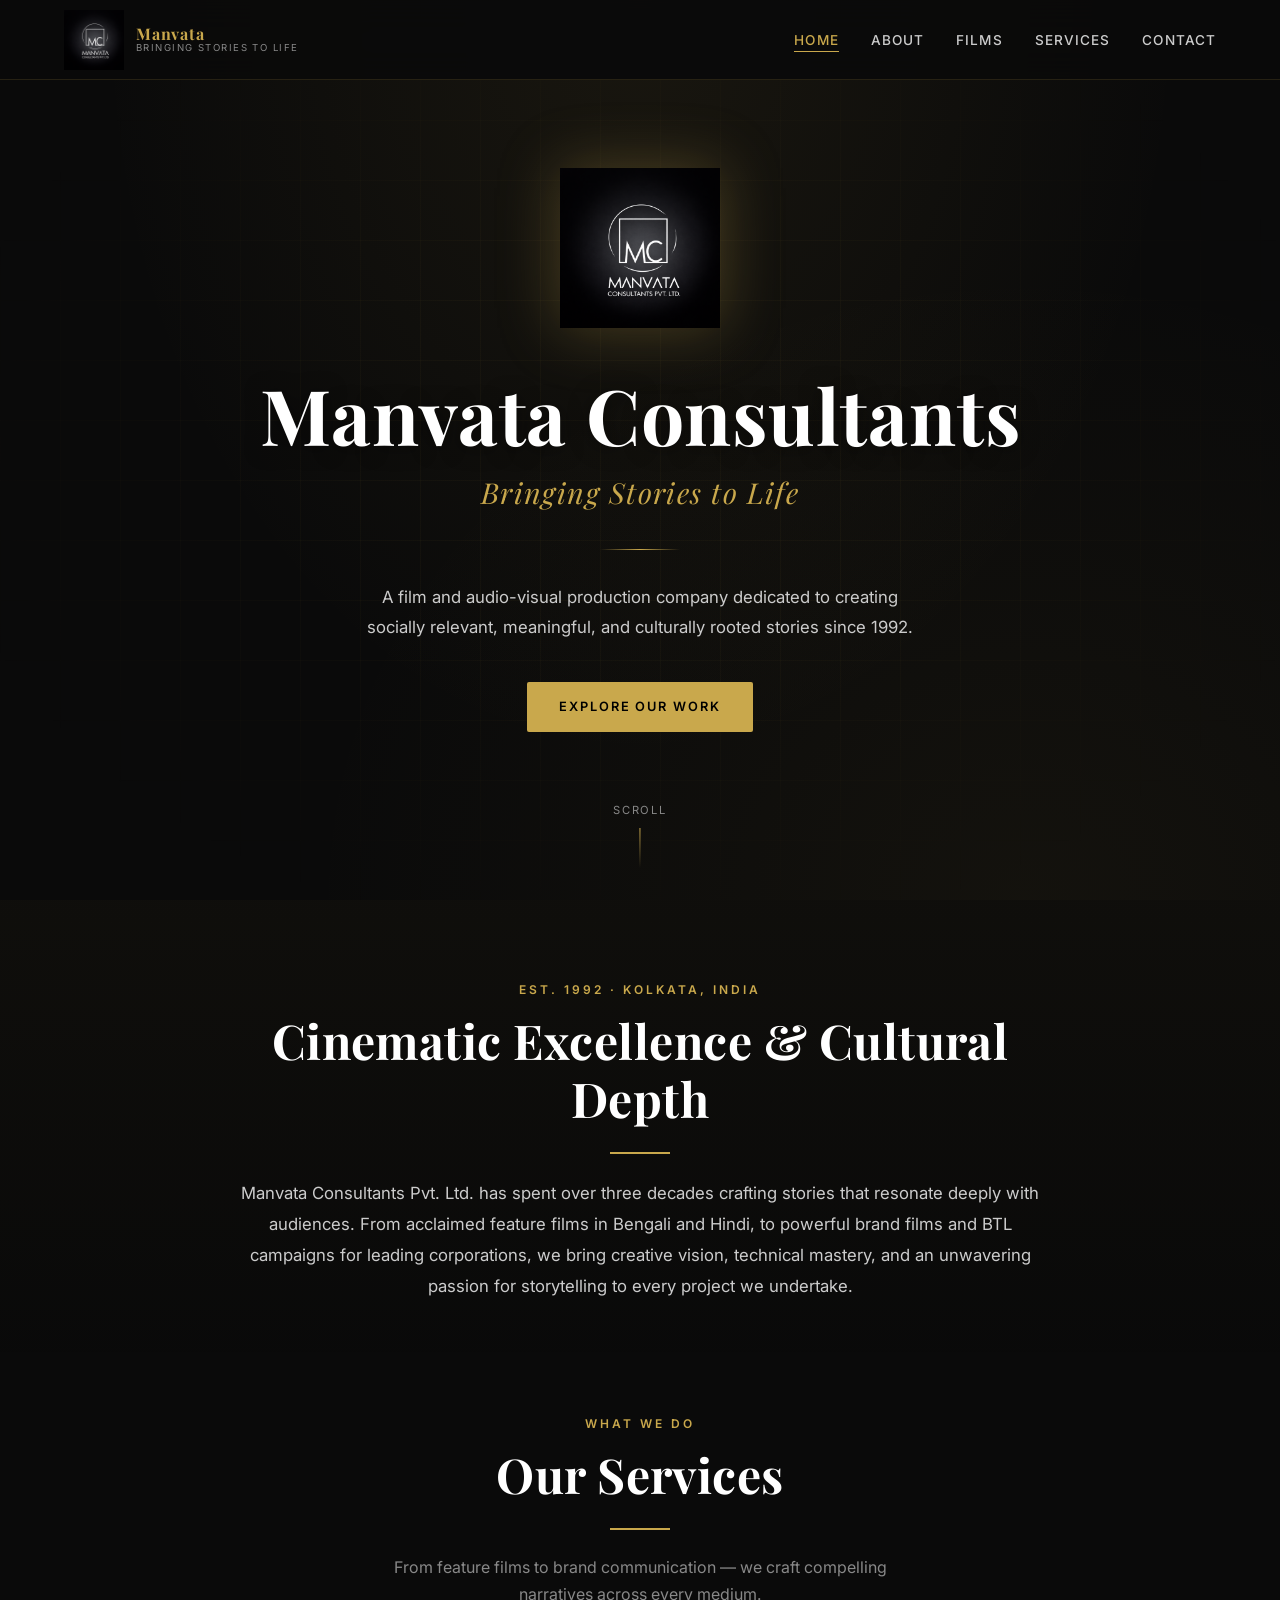
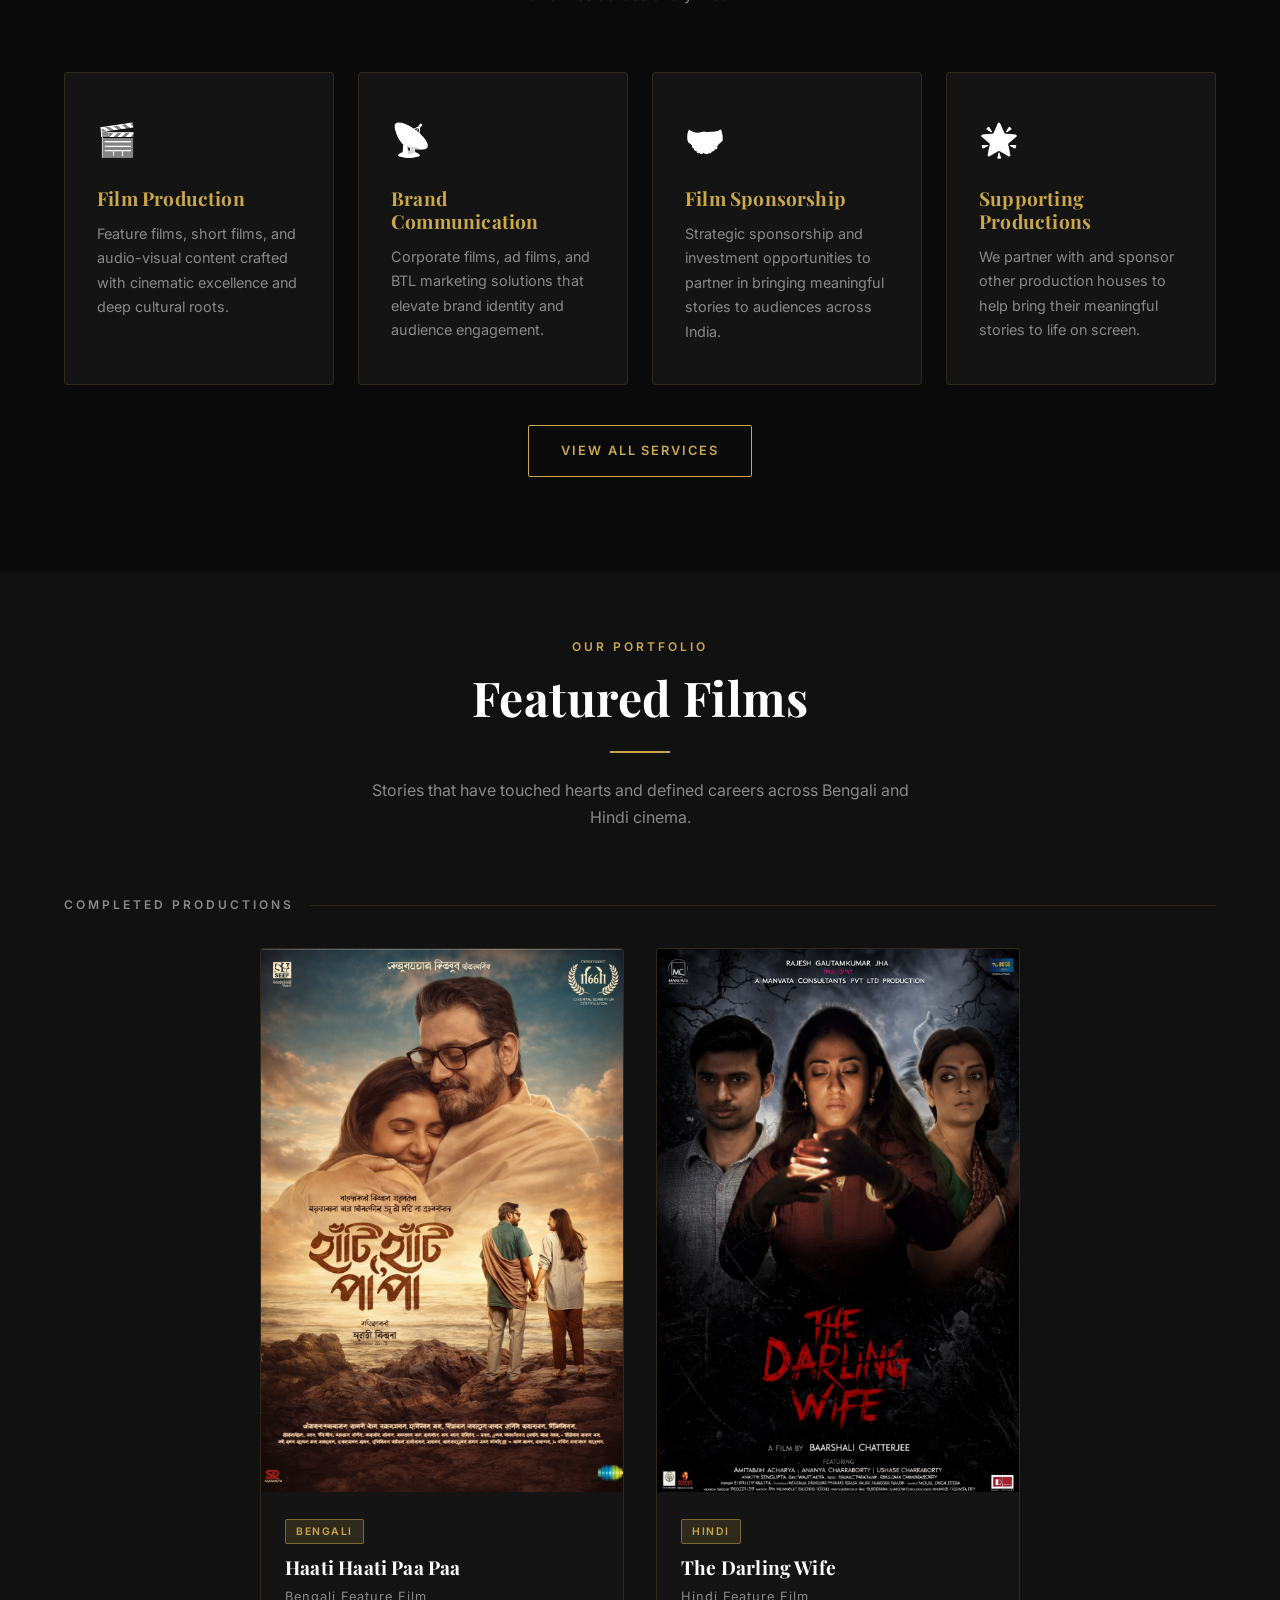
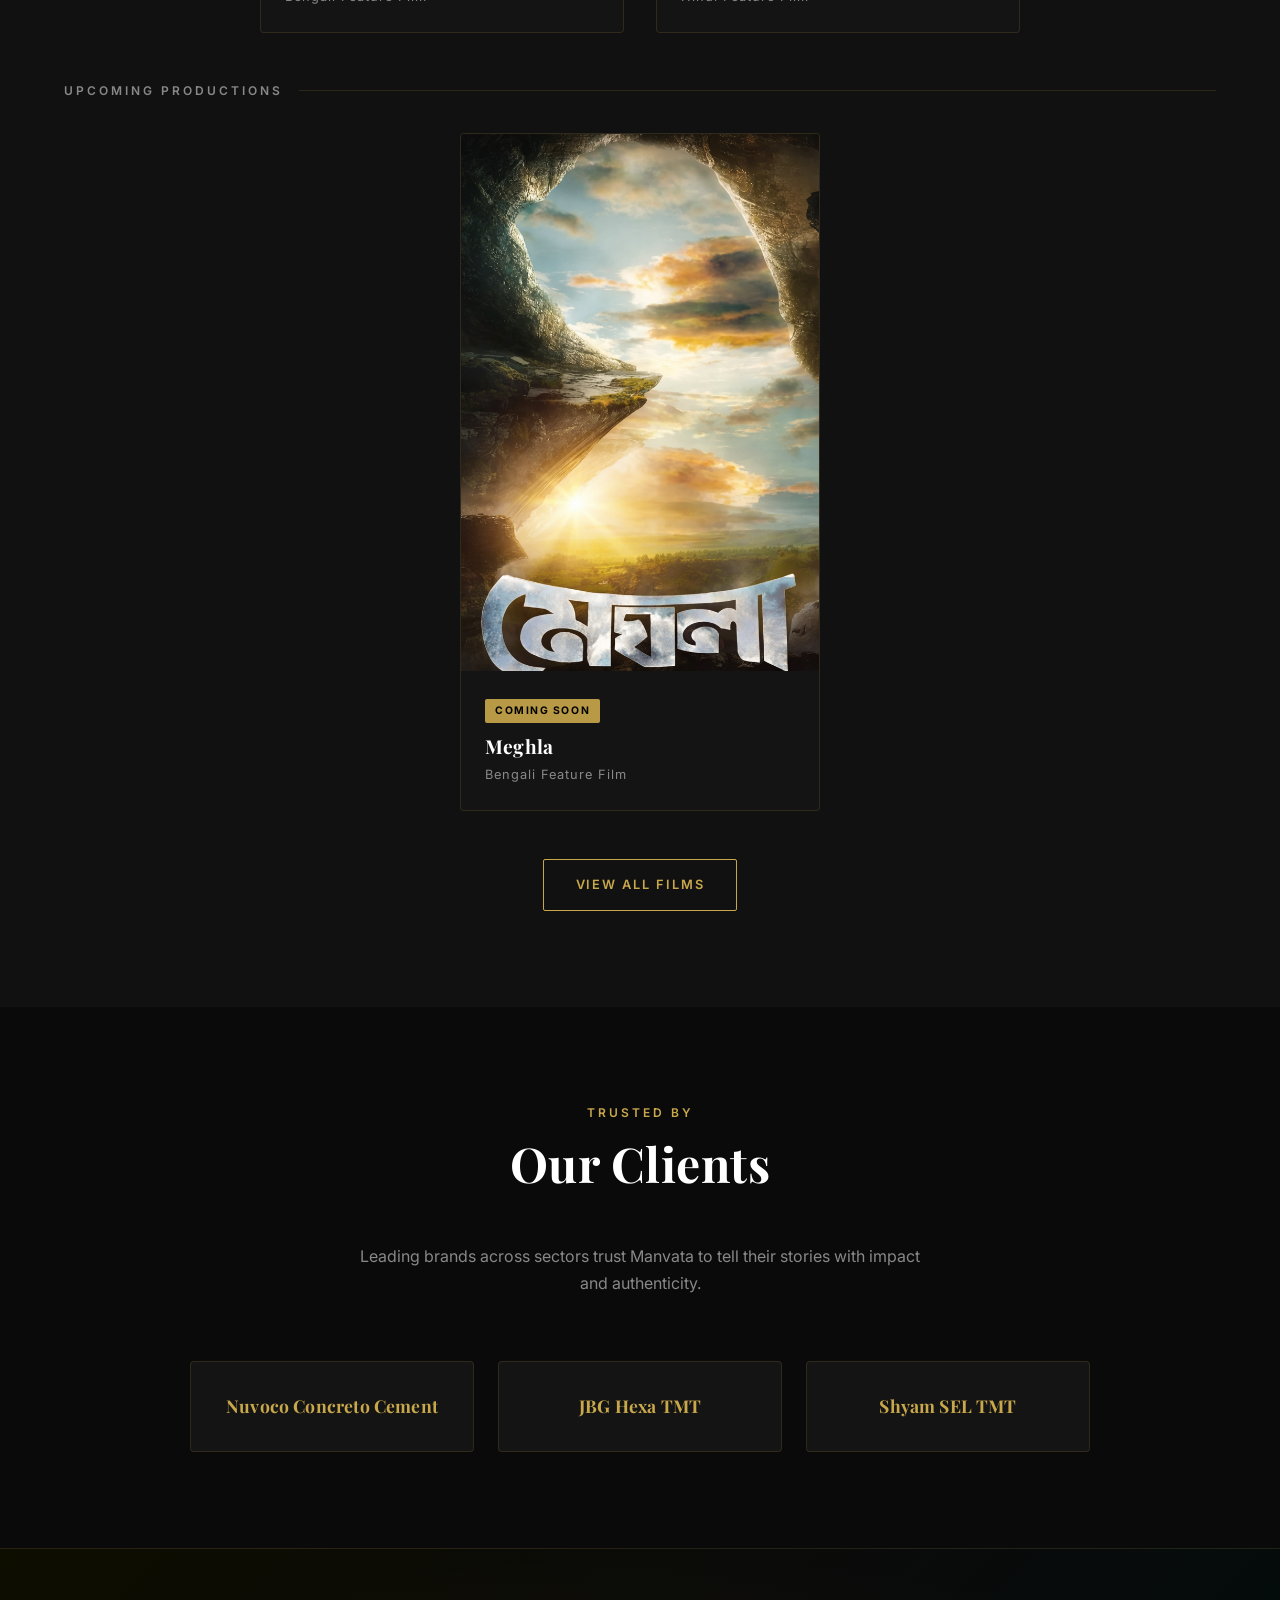
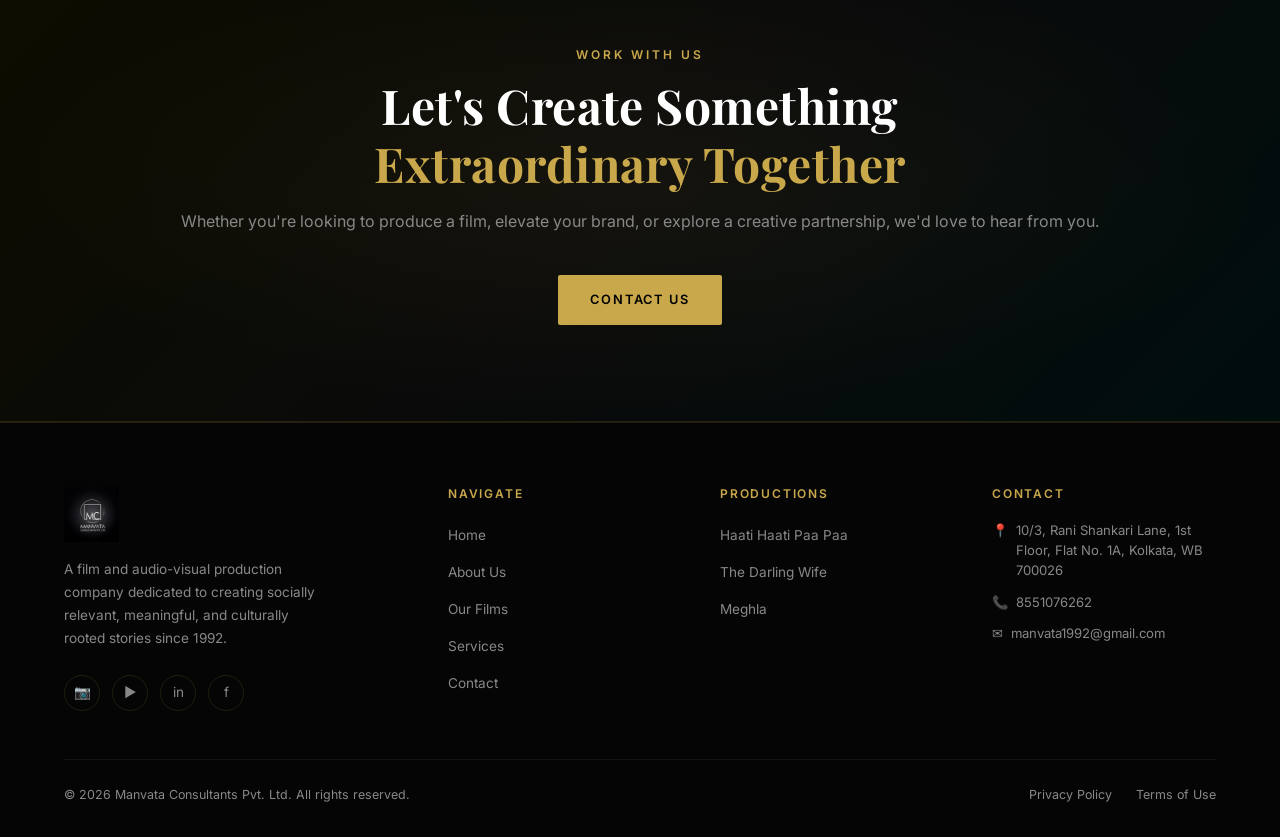
<file: index.html>
<!DOCTYPE html>
<html lang="en">
<head>
  <meta charset="UTF-8" />
  <meta name="viewport" content="width=device-width, initial-scale=1.0" />
  <title>Manvata Consultants Pvt. Ltd. — Bringing Stories to Life</title>
  <meta name="description" content="Manvata Consultants Pvt. Ltd. is a film and audio-visual production company dedicated to creating socially relevant, meaningful, and culturally rooted stories." />
  <link rel="icon" type="image/png" href="manvata-logo.png">
  <link rel="preconnect" href="https://fonts.googleapis.com" />
  <link rel="preconnect" href="https://fonts.gstatic.com" crossorigin />
  <link href="https://fonts.googleapis.com/css2?family=Playfair+Display:ital,wght@0,400;0,600;0,700;1,400;1,600&family=Inter:wght@300;400;500;600&display=swap" rel="stylesheet" />
  <link rel="stylesheet" href="styles.css" />
</head>
<body>

  <!-- NAVIGATION -->
  <nav class="navbar" id="navbar">
    <a href="index.html" class="nav-logo">
      <img src="manvata-logo.png" alt="Manvata Consultants Logo" />
      <div class="nav-logo-text">
        <span class="nav-logo-name">Manvata</span>
        <span class="nav-logo-tagline">Bringing Stories to Life</span>
      </div>
    </a>
    <ul class="nav-links">
      <li><a href="index.html">Home</a></li>
      <li><a href="about.html">About</a></li>
      <li><a href="films.html">Films</a></li>
      <li><a href="services.html">Services</a></li>
      <li><a href="contact.html">Contact</a></li>
    </ul>
    <button class="mobile-menu-btn" id="menuBtn">MENU &#9776;</button>
  </nav>

  <!-- MOBILE MENU -->
  <div class="mobile-menu">
    <a href="index.html">Home</a>
    <a href="about.html">About</a>
    <a href="films.html">Films</a>
    <a href="services.html">Services</a>
    <a href="contact.html">Contact</a>
  </div>

  <main>

    <!-- HERO SECTION -->
    <section class="hero">
      <div class="hero-bg"></div>
      <div class="hero-grid"></div>
      <div class="hero-content">
        <img src="manvata-logo.png" alt="Manvata Consultants" class="hero-logo" />
        <h1 class="hero-title">Manvata Consultants</h1>
        <p class="hero-tagline">Bringing Stories to Life</p>
        <div class="hero-divider"></div>
        <p class="hero-description">
          A film and audio-visual production company dedicated to creating socially relevant,
          meaningful, and culturally rooted stories since 1992.
        </p>
        <a href="films.html" class="btn btn-gold">Explore Our Work</a>
      </div>
      <div class="hero-scroll-hint">Scroll</div>
    </section>

    <!-- COMPANY INTRO -->
    <section class="intro-section">
      <div class="intro-content">
        <span class="section-label reveal">Est. 1992 · Kolkata, India</span>
        <h2 class="reveal">Cinematic Excellence &amp; Cultural Depth</h2>
        <div class="gold-line reveal"></div>
        <p class="reveal">
          Manvata Consultants Pvt. Ltd. has spent over three decades crafting stories that resonate deeply with audiences.
          From acclaimed feature films in Bengali and Hindi, to powerful brand films and BTL campaigns for leading corporations,
          we bring creative vision, technical mastery, and an unwavering passion for storytelling to every project we undertake.
        </p>
      </div>
    </section>

    <!-- SERVICES OVERVIEW -->
    <section class="section" style="padding-top: 2rem;">
      <div class="section-inner">
        <div class="section-header">
          <span class="section-label reveal">What We Do</span>
          <h2 class="reveal">Our Services</h2>
          <div class="gold-line reveal"></div>
          <p class="reveal">From feature films to brand communication — we craft compelling narratives across every medium.</p>
        </div>
        <div class="services-grid">
          <div class="service-card reveal reveal-delay-1">
            <span class="service-icon">🎬</span>
            <h3>Film Production</h3>
            <p>Feature films, short films, and audio-visual content crafted with cinematic excellence and deep cultural roots.</p>
          </div>
          <div class="service-card reveal reveal-delay-2">
            <span class="service-icon">📡</span>
            <h3>Brand Communication</h3>
            <p>Corporate films, ad films, and BTL marketing solutions that elevate brand identity and audience engagement.</p>
          </div>
          <div class="service-card reveal reveal-delay-3">
            <span class="service-icon">🤝</span>
            <h3>Film Sponsorship</h3>
            <p>Strategic sponsorship and investment opportunities to partner in bringing meaningful stories to audiences across India.</p>
          </div>
          <div class="service-card reveal reveal-delay-4">
            <span class="service-icon">🌟</span>
            <h3>Supporting Productions</h3>
            <p>We partner with and sponsor other production houses to help bring their meaningful stories to life on screen.</p>
          </div>
        </div>
        <div class="text-center" style="margin-top: 2.5rem;">
          <a href="services.html" class="btn btn-outline reveal">View All Services</a>
        </div>
      </div>
    </section>

    <!-- FEATURED FILMS -->
    <section class="section" style="background: var(--bg-secondary); padding-top: 4rem;">
      <div class="section-inner">
        <div class="section-header">
          <span class="section-label reveal">Our Portfolio</span>
          <h2 class="reveal">Featured Films</h2>
          <div class="gold-line reveal"></div>
          <p class="reveal">Stories that have touched hearts and defined careers across Bengali and Hindi cinema.</p>
        </div>

        <p class="subsection-title reveal">Completed Productions</p>
        <div class="films-grid" style="max-width: 760px; margin: 0 auto 3rem;">
          <div class="film-card reveal reveal-delay-1">
            <div class="film-poster">
              <img src="haati-haati-paa-paa.png" alt="Haati Haati Paa Paa" loading="lazy" style="object-fit: cover; width: 100%; height: 100%;" />
              <div class="film-overlay">
                <p class="film-overlay-text">A heartwarming Bengali feature film that touches the soul with its emotional storytelling and cultural depth.</p>
              </div>
            </div>
            <div class="film-info">
              <span class="film-badge badge-language">Bengali</span>
              <h3>Haati Haati Paa Paa</h3>
              <p class="film-genre">Bengali Feature Film</p>
            </div>
          </div>
          <div class="film-card reveal reveal-delay-2">
            <div class="film-poster">
              <img src="the-darling-wife.png" alt="The Darling Wife" loading="lazy" style="object-fit: cover; width: 100%; height: 100%;" />
              <div class="film-overlay">
                <p class="film-overlay-text">A gripping Hindi thriller that keeps audiences on the edge with its dark and suspenseful narrative.</p>
              </div>
            </div>
            <div class="film-info">
              <span class="film-badge badge-language">Hindi</span>
              <h3>The Darling Wife</h3>
              <p class="film-genre">Hindi Feature Film</p>
            </div>
          </div>
        </div>

        <p class="subsection-title reveal">Upcoming Productions</p>
        <div class="films-grid" style="max-width: 360px; margin: 0 auto;">
          <div class="film-card reveal reveal-delay-1">
            <div class="film-poster">
              <img src="meghla.png" alt="Meghla" loading="lazy" style="object-fit: cover; width: 100%; height: 100%;" />
              <div class="film-overlay">
                <p class="film-overlay-text">An epic Bengali cinematic experience with breathtaking visuals and a powerful story.</p>
              </div>
            </div>
            <div class="film-info">
              <span class="film-badge badge-coming-soon">Coming Soon</span>
              <h3>Meghla</h3>
              <p class="film-genre">Bengali Feature Film</p>
            </div>
          </div>
        </div>

        <div class="text-center" style="margin-top: 3rem;">
          <a href="films.html" class="btn btn-outline reveal">View All Films</a>
        </div>
      </div>
    </section>

    <!-- CLIENTS SECTION -->
    <section class="section">
      <div class="section-inner">
        <div class="section-header">
          <span class="section-label reveal">Trusted By</span>
          <h2 class="reveal">Our Clients</h2>
          <div class="gold-line reveal"></div>
          <p class="reveal">Leading brands across sectors trust Manvata to tell their stories with impact and authenticity.</p>
        </div>
        <div class="clients-grid">
          <div class="client-card reveal reveal-delay-1">
            <h3>Nuvoco Concreto Cement</h3>
          </div>
          <div class="client-card reveal reveal-delay-2">
            <h3>JBG Hexa TMT</h3>
          </div>
          <div class="client-card reveal reveal-delay-3">
            <h3>Shyam SEL TMT</h3>
          </div>
        </div>
      </div>
    </section>

    <!-- CTA SECTION -->
    <section class="cta-section">
      <div class="section-inner">
        <span class="section-label reveal">Work With Us</span>
        <h2 class="reveal">Let's Create Something<br /><span class="gold-text">Extraordinary Together</span></h2>
        <p class="reveal">Whether you're looking to produce a film, elevate your brand, or explore a creative partnership, we'd love to hear from you.</p>
        <a href="contact.html" class="btn btn-gold reveal">Contact Us</a>
      </div>
    </section>

  </main>

  <!-- FOOTER -->
  <footer class="footer">
    <div class="footer-grid">
      <div class="footer-brand">
        <img src="manvata-logo.png" alt="Manvata Consultants" class="footer-logo" />
        <p>A film and audio-visual production company dedicated to creating socially relevant, meaningful, and culturally rooted stories since 1992.</p>
        <div class="social-links">
          <a href="#" class="social-link" aria-label="Instagram">&#x1F4F7;</a>
          <a href="#" class="social-link" aria-label="YouTube">&#x25B6;</a>
          <a href="#" class="social-link" aria-label="LinkedIn">in</a>
          <a href="#" class="social-link" aria-label="Facebook">f</a>
        </div>
      </div>
      <div class="footer-col">
        <h4>Navigate</h4>
        <ul>
          <li><a href="index.html">Home</a></li>
          <li><a href="about.html">About Us</a></li>
          <li><a href="films.html">Our Films</a></li>
          <li><a href="services.html">Services</a></li>
          <li><a href="contact.html">Contact</a></li>
        </ul>
      </div>
      <div class="footer-col">
        <h4>Productions</h4>
        <ul>
          <li><a href="films.html">Haati Haati Paa Paa</a></li>
          <li><a href="films.html">The Darling Wife</a></li>
          <li><a href="films.html">Meghla</a></li>
        </ul>
      </div>
      <div class="footer-col">
        <h4>Contact</h4>
        <div class="contact-line">
          <span>&#x1F4CD;</span>
          <span>10/3, Rani Shankari Lane, 1st Floor, Flat No. 1A, Kolkata, WB 700026</span>
        </div>
        <div class="contact-line">
          <span>&#x1F4DE;</span>
          <span>8551076262</span>
        </div>
        <div class="contact-line">
          <span>&#x2709;</span>
          <span>manvata1992@gmail.com</span>
        </div>
      </div>
    </div>
    <div class="footer-bottom">
      <p>&copy; 2026 Manvata Consultants Pvt. Ltd. All rights reserved.</p>
      <div class="footer-bottom-links">
        <a href="#">Privacy Policy</a>
        <a href="#">Terms of Use</a>
      </div>
    </div>
  </footer>

  <script src="script.js"></script>
</body>
</html>
</file>
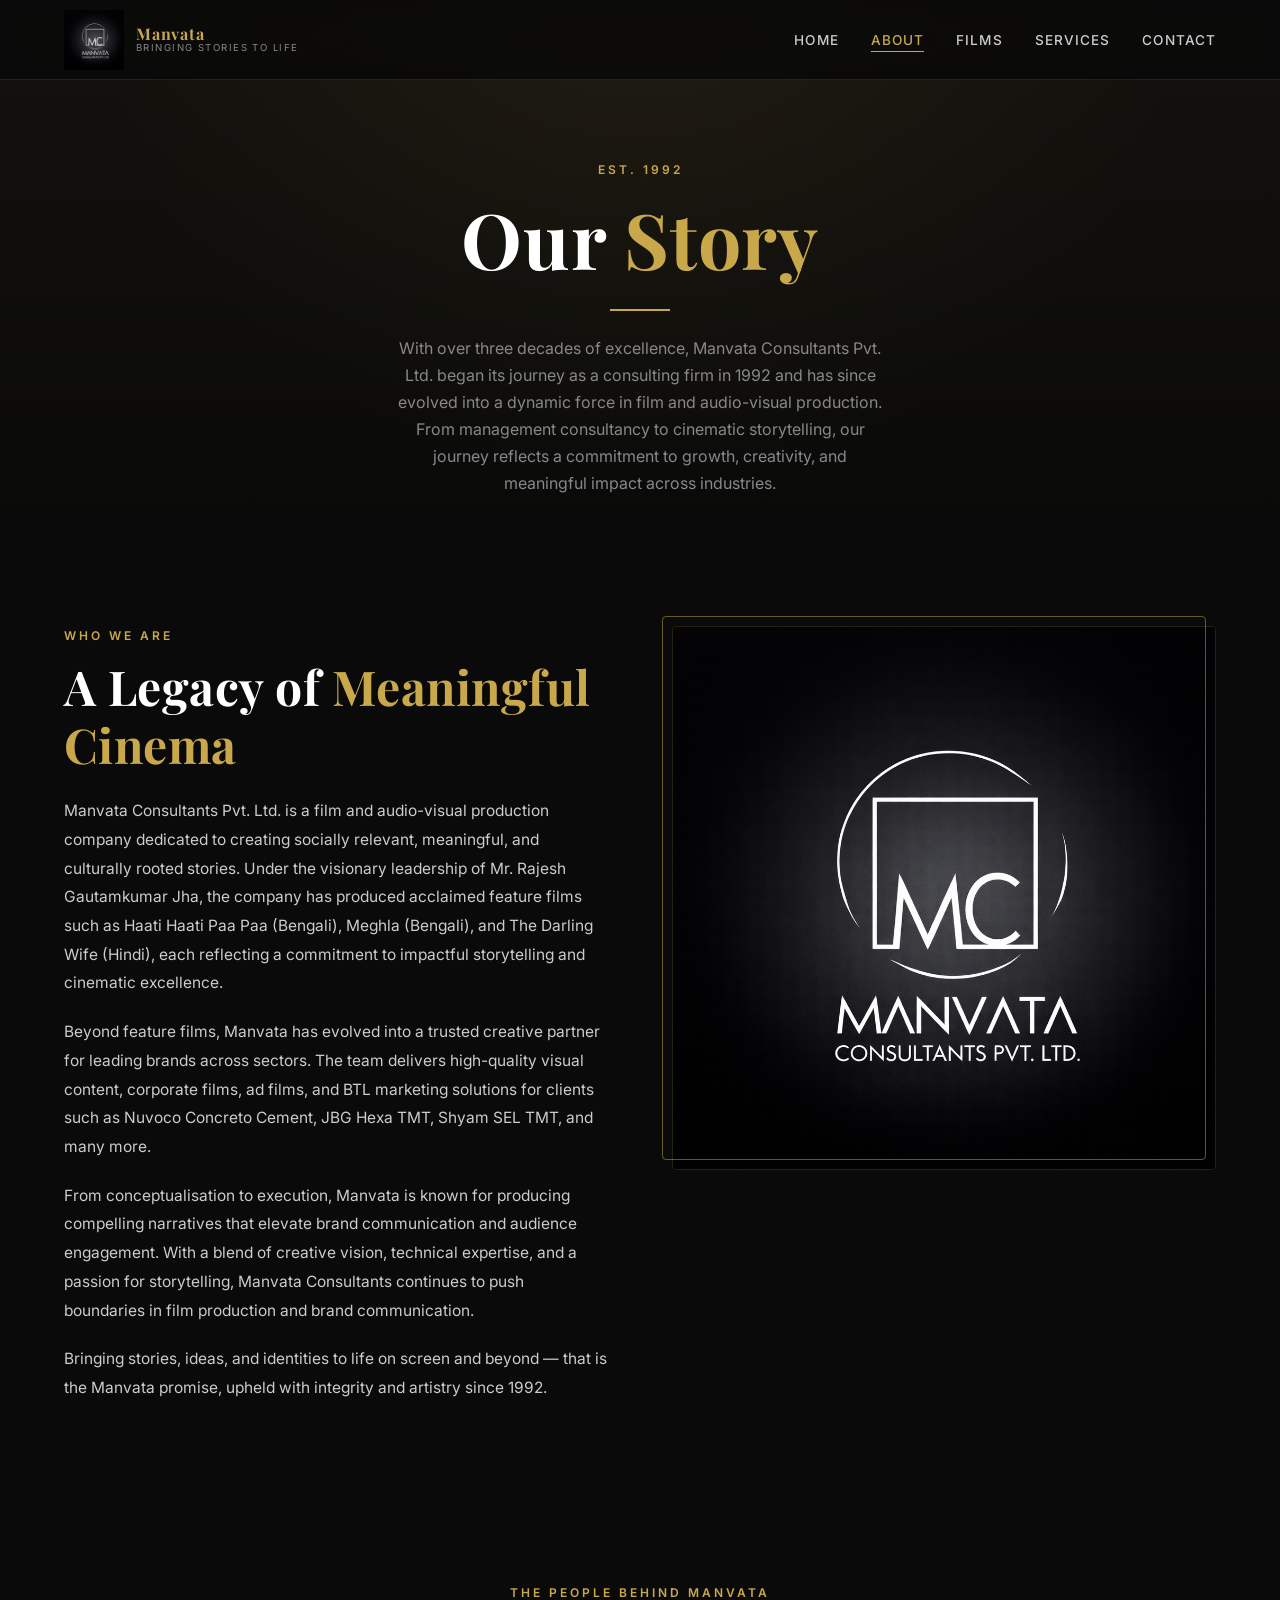
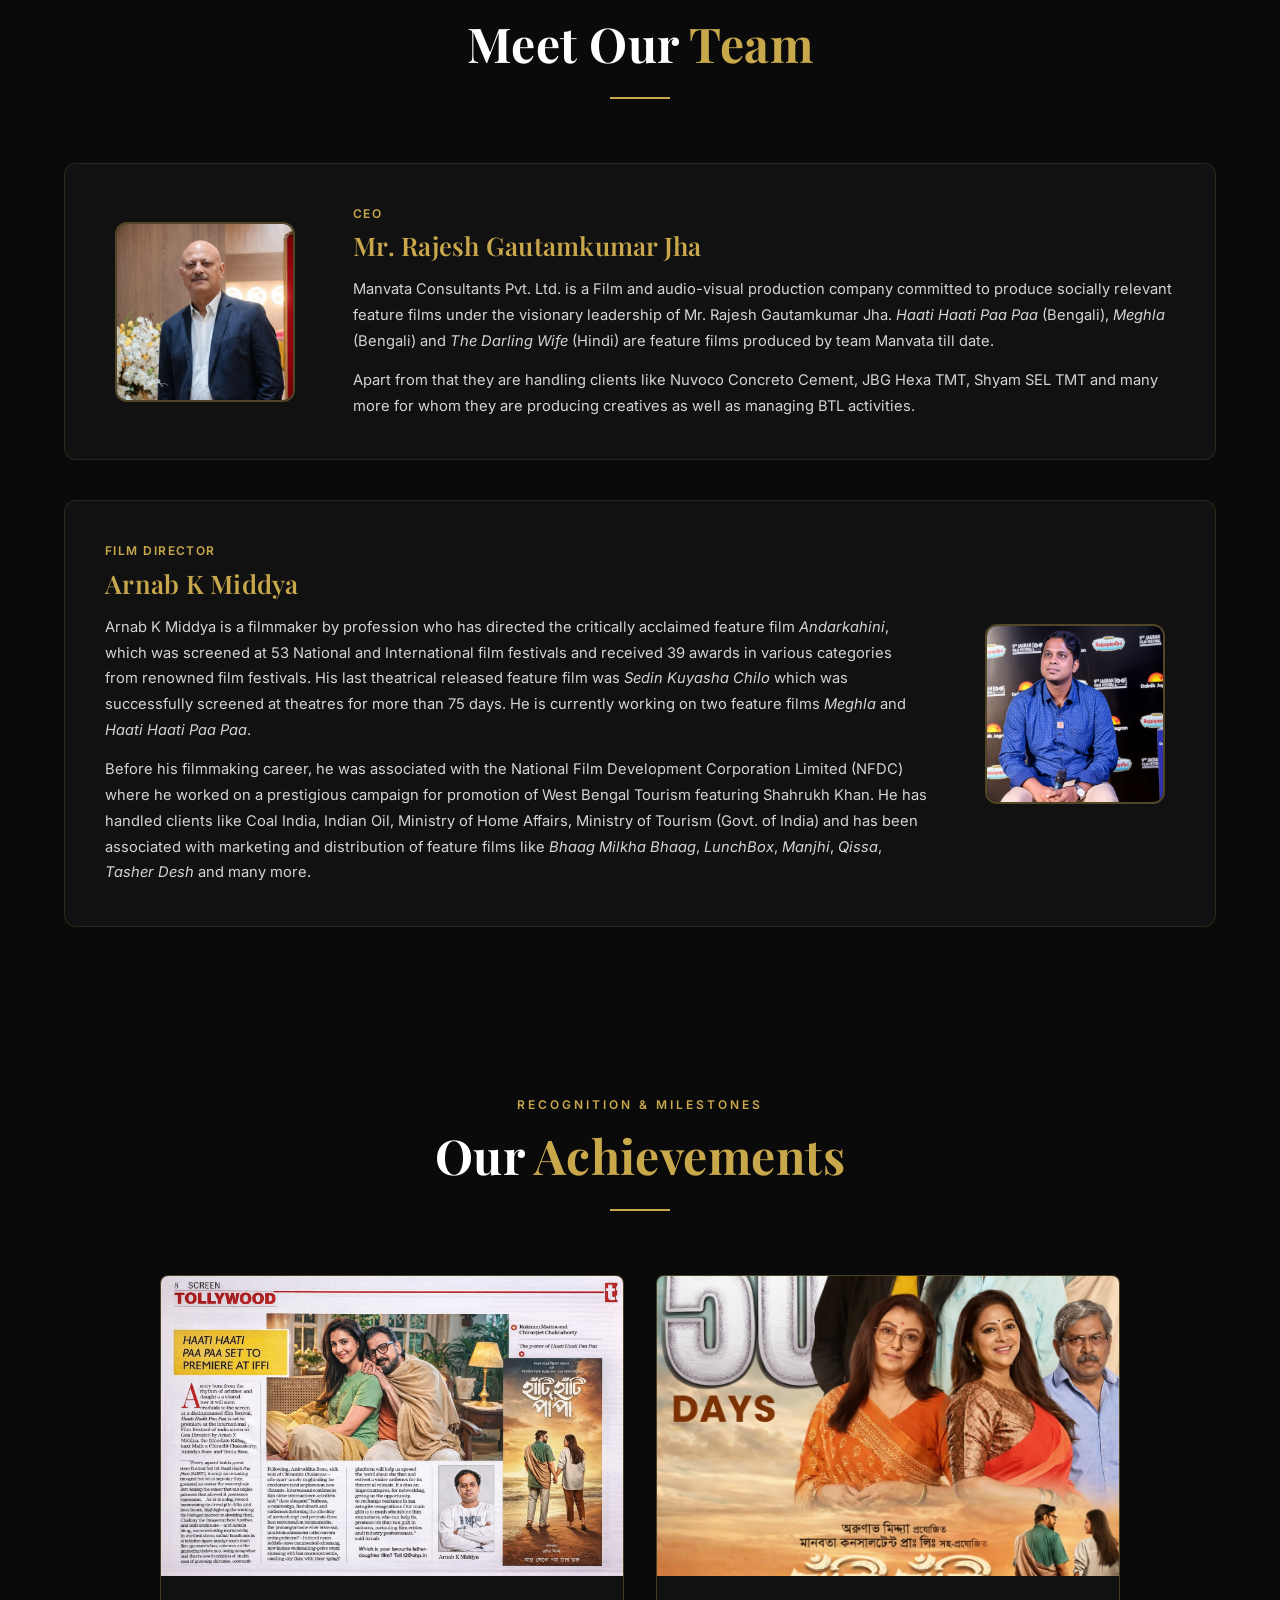
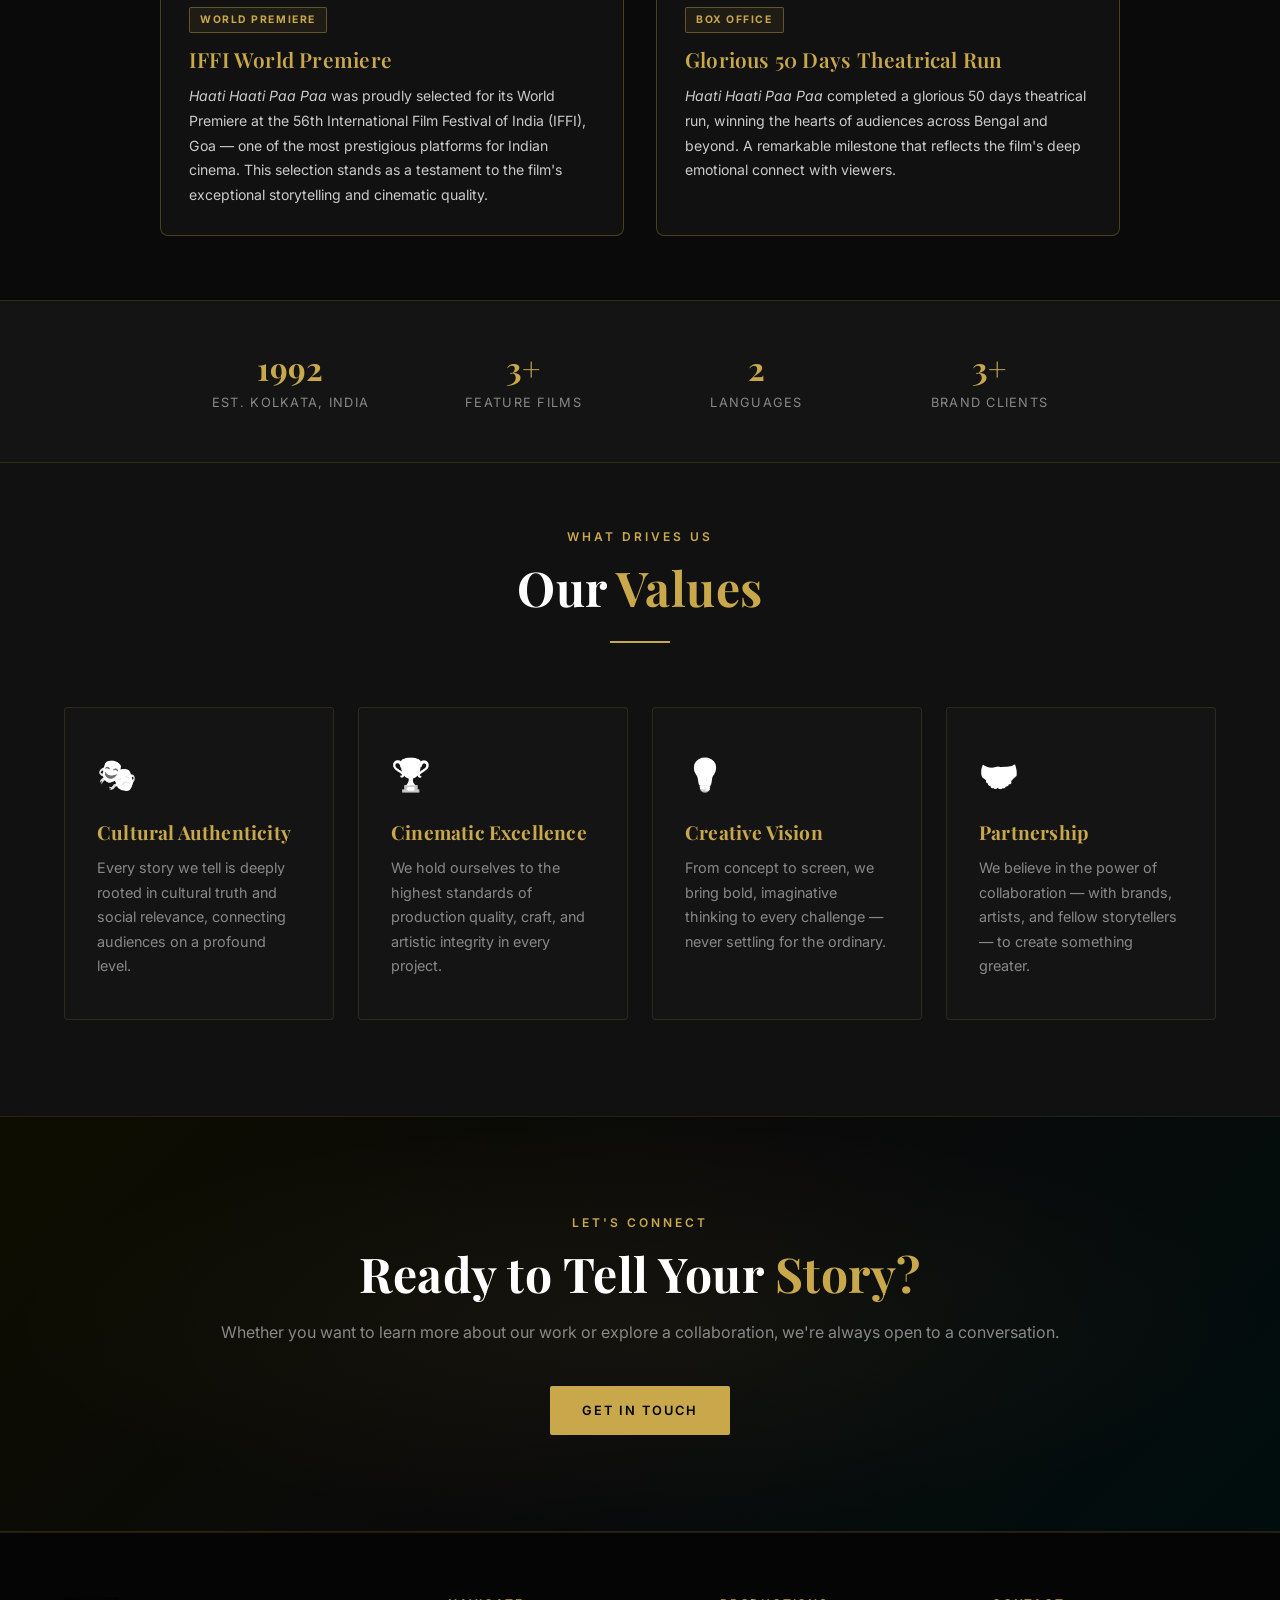
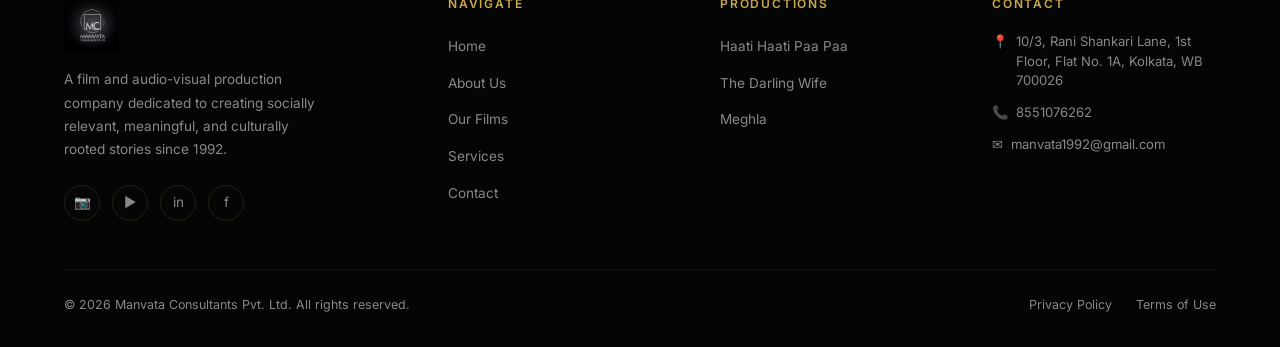
<file: about.html>
<!DOCTYPE html>
<html lang="en">
<head>
  <meta charset="UTF-8" />
  <meta name="viewport" content="width=device-width, initial-scale=1.0" />
  <title>About Us — Manvata Consultants Pvt. Ltd.</title>
  <meta name="description" content="Learn about Manvata Consultants Pvt. Ltd. — our story, leadership, and mission to bring meaningful stories to life since 1992." />
  <link rel="icon" type="image/png" href="manvata-logo.png">
  <link rel="preconnect" href="https://fonts.googleapis.com" />
  <link rel="preconnect" href="https://fonts.gstatic.com" crossorigin />
  <link href="https://fonts.googleapis.com/css2?family=Playfair+Display:ital,wght@0,400;0,600;0,700;1,400;1,600&family=Inter:wght@300;400;500;600&display=swap" rel="stylesheet" />
  <link rel="stylesheet" href="styles.css" />
  <style>
    .about-hero-page {
      padding-top: calc(var(--nav-height) + 5rem);
      padding-bottom: 5rem;
      padding-left: 5%;
      padding-right: 5%;
      text-align: center;
      background: linear-gradient(to bottom, rgba(201,168,76,0.05) 0%, transparent 100%);
      position: relative;
    }
    .about-hero-page::before {
      content: '';
      position: absolute;
      inset: 0;
      background: radial-gradient(ellipse at 50% 0%, rgba(201,168,76,0.07) 0%, transparent 60%);
      pointer-events: none;
    }
    .about-hero-page h1 {
      margin-bottom: 0.75rem;
      position: relative;
    }
    .about-hero-page p {
      color: var(--text-muted);
      font-size: 1rem;
      max-width: 500px;
      margin: 0 auto;
      position: relative;
    }

    /* ── TEAM SECTION ── */
    .team-section {
      padding-top: 4rem;
      padding-bottom: 4rem;
    }
    .team-card {
      display: flex;
      align-items: center;
      gap: 3rem;
      background: #111111;
      border: 1px solid rgba(201,168,76,0.15);
      border-radius: 12px;
      padding: 2.5rem;
      margin-bottom: 2.5rem;
      transition: box-shadow 0.35s ease, border-color 0.35s ease, transform 0.35s ease;
    }
    .team-card:hover {
      box-shadow: 0 8px 40px rgba(201,168,76,0.12);
      border-color: rgba(201,168,76,0.4);
      transform: translateY(-3px);
    }
    .team-card-reverse {
      flex-direction: row-reverse;
    }
    .team-photo-wrap {
      flex: 0 0 200px;
      display: flex;
      justify-content: center;
      align-items: center;
    }
    .team-photo {
      width: 180px;
      height: 180px;
      object-fit: cover;
      border-radius: 12px;
      border: 2px solid rgba(201,168,76,0.35);
      display: block;
    }
    .team-bio {
      flex: 1;
    }
    .team-role {
      color: var(--gold);
      font-size: 0.75rem;
      letter-spacing: 0.12em;
      text-transform: uppercase;
      font-weight: 600;
      margin: 0 0 0.4rem;
    }
    .team-name {
      color: var(--gold);
      font-family: 'Playfair Display', serif;
      font-size: 1.6rem;
      font-weight: 600;
      margin: 0 0 1rem;
      line-height: 1.2;
    }
    .team-text {
      color: rgba(255,255,255,0.82);
      font-size: 0.92rem;
      line-height: 1.75;
      margin: 0 0 0.85rem;
    }
    .team-text:last-child { margin-bottom: 0; }

    @media (max-width: 768px) {
      .team-card,
      .team-card-reverse {
        flex-direction: column;
        padding: 2rem 1.5rem;
        gap: 1.75rem;
        text-align: center;
      }
      .team-photo-wrap { flex: none; }
      .team-photo { width: 150px; height: 150px; }
      .team-name { font-size: 1.35rem; }
    }
  </style>
</head>
<body>

  <!-- NAVIGATION -->
  <nav class="navbar" id="navbar">
    <a href="index.html" class="nav-logo">
      <img src="manvata-logo.png" alt="Manvata Consultants Logo" />
      <div class="nav-logo-text">
        <span class="nav-logo-name">Manvata</span>
        <span class="nav-logo-tagline">Bringing Stories to Life</span>
      </div>
    </a>
    <ul class="nav-links">
      <li><a href="index.html">Home</a></li>
      <li><a href="about.html">About</a></li>
      <li><a href="films.html">Films</a></li>
      <li><a href="services.html">Services</a></li>
      <li><a href="contact.html">Contact</a></li>
    </ul>
    <button class="mobile-menu-btn" id="menuBtn">MENU &#9776;</button>
  </nav>

  <!-- MOBILE MENU -->
  <div class="mobile-menu">
    <a href="index.html">Home</a>
    <a href="about.html">About</a>
    <a href="films.html">Films</a>
    <a href="services.html">Services</a>
    <a href="contact.html">Contact</a>
  </div>

  <main>

    <!-- HERO -->
    <div class="about-hero-page">
      <span class="section-label reveal">Est. 1992</span>
      <h1 class="reveal">Our <span class="gold-text">Story</span></h1>
      <div class="gold-line reveal"></div>
      <p class="reveal">With over three decades of excellence, Manvata Consultants Pvt. Ltd. began its journey as a consulting firm in 1992 and has since evolved into a dynamic force in film and audio-visual production. From management consultancy to cinematic storytelling, our journey reflects a commitment to growth, creativity, and meaningful impact across industries.</p>
    </div>

    <!-- COMPANY STORY -->
    <section class="section" style="padding-top: 3rem;">
      <div class="section-inner">
        <div class="story-content">
          <div class="story-text reveal-left">
            <span class="section-label">Who We Are</span>
            <h2 style="margin-bottom: 1.5rem;">A Legacy of <span class="gold-text">Meaningful Cinema</span></h2>
            <p>
              Manvata Consultants Pvt. Ltd. is a film and audio-visual production company dedicated to creating socially relevant,
              meaningful, and culturally rooted stories. Under the visionary leadership of Mr. Rajesh Gautamkumar Jha, the company
              has produced acclaimed feature films such as Haati Haati Paa Paa (Bengali), Meghla (Bengali), and The Darling Wife
              (Hindi), each reflecting a commitment to impactful storytelling and cinematic excellence.
            </p>
            <p>
              Beyond feature films, Manvata has evolved into a trusted creative partner for leading brands across sectors. The team
              delivers high-quality visual content, corporate films, ad films, and BTL marketing solutions for clients such as Nuvoco
              Concreto Cement, JBG Hexa TMT, Shyam SEL TMT, and many more.
            </p>
            <p>
              From conceptualisation to execution, Manvata is known for producing compelling narratives that elevate brand
              communication and audience engagement. With a blend of creative vision, technical expertise, and a passion for
              storytelling, Manvata Consultants continues to push boundaries in film production and brand communication.
            </p>
            <p>
              Bringing stories, ideas, and identities to life on screen and beyond — that is the Manvata promise, upheld with
              integrity and artistry since 1992.
            </p>
          </div>
          <div class="story-image reveal-right">
            <img src="manvata-logo.png" alt="Manvata Consultants" style="border-radius: 4px; border: 1px solid var(--border-subtle);" />
            <div class="story-image-frame"></div>
          </div>
        </div>
      </div>
    </section>

    <!-- MEET OUR TEAM -->
    <section class="section team-section">
      <div class="section-inner">
        <div class="section-header">
          <span class="section-label reveal">The People Behind Manvata</span>
          <h2 class="reveal">Meet Our <span class="gold-text">Team</span></h2>
          <div class="gold-line reveal"></div>
        </div>

        <!-- Producer Card -->
        <div class="team-card reveal">
          <div class="team-photo-wrap">
            <img src="producer.png" alt="Mr. Rajesh Gautamkumar Jha — Producer and Director" class="team-photo" />
          </div>
          <div class="team-bio">
            <p class="team-role">CEO</p>
            <h3 class="team-name">Mr. Rajesh Gautamkumar Jha</h3>
            <p class="team-text">Manvata Consultants Pvt. Ltd. is a Film and audio-visual production company committed to produce socially relevant feature films under the visionary leadership of Mr. Rajesh Gautamkumar Jha. <em>Haati Haati Paa Paa</em> (Bengali), <em>Meghla</em> (Bengali) and <em>The Darling Wife</em> (Hindi) are feature films produced by team Manvata till date.</p>
            <p class="team-text">Apart from that they are handling clients like Nuvoco Concreto Cement, JBG Hexa TMT, Shyam SEL TMT and many more for whom they are producing creatives as well as managing BTL activities.</p>
          </div>
        </div>

        <!-- Director Card -->
        <div class="team-card team-card-reverse reveal">
          <div class="team-photo-wrap">
            <img src="director.png" alt="Arnab K Middya — Director" class="team-photo" />
          </div>
          <div class="team-bio">
            <p class="team-role">Film Director</p>
            <h3 class="team-name">Arnab K Middya</h3>
            <p class="team-text">Arnab K Middya is a filmmaker by profession who has directed the critically acclaimed feature film <em>Andarkahini</em>, which was screened at 53 National and International film festivals and received 39 awards in various categories from renowned film festivals. His last theatrical released feature film was <em>Sedin Kuyasha Chilo</em> which was successfully screened at theatres for more than 75 days. He is currently working on two feature films <em>Meghla</em> and <em>Haati Haati Paa Paa</em>.</p>
            <p class="team-text">Before his filmmaking career, he was associated with the National Film Development Corporation Limited (NFDC) where he worked on a prestigious campaign for promotion of West Bengal Tourism featuring Shahrukh Khan. He has handled clients like Coal India, Indian Oil, Ministry of Home Affairs, Ministry of Tourism (Govt. of India) and has been associated with marketing and distribution of feature films like <em>Bhaag Milkha Bhaag</em>, <em>LunchBox</em>, <em>Manjhi</em>, <em>Qissa</em>, <em>Tasher Desh</em> and many more.</p>
          </div>
        </div>

      </div>
    </section>

    <!-- OUR ACHIEVEMENTS -->
    <section class="section achievements-section">
      <div class="section-inner">
        <div class="section-header">
          <span class="section-label reveal">Recognition &amp; Milestones</span>
          <h2 class="reveal">Our <span class="gold-text">Achievements</span></h2>
          <div class="gold-line reveal"></div>
        </div>
        <div class="achievements-grid">

          <!-- IFFI World Premiere -->
          <div class="achievement-card reveal reveal-delay-1">
            <div class="achievement-img-wrap">
              <img src="film-festival.png" alt="IFFI World Premiere — Haati Haati Paa Paa" />
            </div>
            <div class="achievement-body">
              <span class="achievement-tag">World Premiere</span>
              <h3 class="achievement-title">IFFI World Premiere</h3>
              <p class="achievement-desc"><em>Haati Haati Paa Paa</em> was proudly selected for its World Premiere at the 56th International Film Festival of India (IFFI), Goa — one of the most prestigious platforms for Indian cinema. This selection stands as a testament to the film's exceptional storytelling and cinematic quality.</p>
            </div>
          </div>

          <!-- 50 Days Theatrical Run -->
          <div class="achievement-card reveal reveal-delay-2">
            <div class="achievement-img-wrap">
              <img src="50-days.png" alt="50 Days Theatrical Run — Haati Haati Paa Paa" />
            </div>
            <div class="achievement-body">
              <span class="achievement-tag">Box Office</span>
              <h3 class="achievement-title">Glorious 50 Days Theatrical Run</h3>
              <p class="achievement-desc"><em>Haati Haati Paa Paa</em> completed a glorious 50 days theatrical run, winning the hearts of audiences across Bengal and beyond. A remarkable milestone that reflects the film's deep emotional connect with viewers.</p>
            </div>
          </div>

        </div>
      </div>
    </section>

    <!-- STATS BAR -->
    <div class="stats-bar reveal">
      <div class="stats-grid">
        <div class="stat-item">
          <h3>1992</h3>
          <p>Est. Kolkata, India</p>
        </div>
        <div class="stat-item">
          <h3>3+</h3>
          <p>Feature Films</p>
        </div>
        <div class="stat-item">
          <h3>2</h3>
          <p>Languages</p>
        </div>
        <div class="stat-item">
          <h3>3+</h3>
          <p>Brand Clients</p>
        </div>
      </div>
    </div>

    <!-- VALUES SECTION -->
    <section class="section" style="background: var(--bg-secondary); padding-top: 4rem;">
      <div class="section-inner">
        <div class="section-header">
          <span class="section-label reveal">What Drives Us</span>
          <h2 class="reveal">Our <span class="gold-text">Values</span></h2>
          <div class="gold-line reveal"></div>
        </div>
        <div class="services-grid">
          <div class="service-card reveal reveal-delay-1">
            <span class="service-icon">🎭</span>
            <h3>Cultural Authenticity</h3>
            <p>Every story we tell is deeply rooted in cultural truth and social relevance, connecting audiences on a profound level.</p>
          </div>
          <div class="service-card reveal reveal-delay-2">
            <span class="service-icon">🏆</span>
            <h3>Cinematic Excellence</h3>
            <p>We hold ourselves to the highest standards of production quality, craft, and artistic integrity in every project.</p>
          </div>
          <div class="service-card reveal reveal-delay-3">
            <span class="service-icon">💡</span>
            <h3>Creative Vision</h3>
            <p>From concept to screen, we bring bold, imaginative thinking to every challenge — never settling for the ordinary.</p>
          </div>
          <div class="service-card reveal reveal-delay-4">
            <span class="service-icon">🤝</span>
            <h3>Partnership</h3>
            <p>We believe in the power of collaboration — with brands, artists, and fellow storytellers — to create something greater.</p>
          </div>
        </div>
      </div>
    </section>

    <!-- CTA SECTION -->
    <section class="cta-section">
      <div class="section-inner">
        <span class="section-label reveal">Let's Connect</span>
        <h2 class="reveal">Ready to Tell Your <span class="gold-text">Story?</span></h2>
        <p class="reveal">Whether you want to learn more about our work or explore a collaboration, we're always open to a conversation.</p>
        <a href="contact.html" class="btn btn-gold reveal">Get In Touch</a>
      </div>
    </section>

  </main>

  <!-- FOOTER -->
  <footer class="footer">
    <div class="footer-grid">
      <div class="footer-brand">
        <img src="manvata-logo.png" alt="Manvata Consultants" class="footer-logo" />
        <p>A film and audio-visual production company dedicated to creating socially relevant, meaningful, and culturally rooted stories since 1992.</p>
        <div class="social-links">
          <a href="#" class="social-link" aria-label="Instagram">&#x1F4F7;</a>
          <a href="#" class="social-link" aria-label="YouTube">&#x25B6;</a>
          <a href="#" class="social-link" aria-label="LinkedIn">in</a>
          <a href="#" class="social-link" aria-label="Facebook">f</a>
        </div>
      </div>
      <div class="footer-col">
        <h4>Navigate</h4>
        <ul>
          <li><a href="index.html">Home</a></li>
          <li><a href="about.html">About Us</a></li>
          <li><a href="films.html">Our Films</a></li>
          <li><a href="services.html">Services</a></li>
          <li><a href="contact.html">Contact</a></li>
        </ul>
      </div>
      <div class="footer-col">
        <h4>Productions</h4>
        <ul>
          <li><a href="films.html">Haati Haati Paa Paa</a></li>
          <li><a href="films.html">The Darling Wife</a></li>
          <li><a href="films.html">Meghla</a></li>
        </ul>
      </div>
      <div class="footer-col">
        <h4>Contact</h4>
        <div class="contact-line">
          <span>&#x1F4CD;</span>
          <span>10/3, Rani Shankari Lane, 1st Floor, Flat No. 1A, Kolkata, WB 700026</span>
        </div>
        <div class="contact-line">
          <span>&#x1F4DE;</span>
          <span>8551076262</span>
        </div>
        <div class="contact-line">
          <span>&#x2709;</span>
          <span>manvata1992@gmail.com</span>
        </div>
      </div>
    </div>
    <div class="footer-bottom">
      <p>&copy; 2026 Manvata Consultants Pvt. Ltd. All rights reserved.</p>
      <div class="footer-bottom-links">
        <a href="#">Privacy Policy</a>
        <a href="#">Terms of Use</a>
      </div>
    </div>
  </footer>

  <script src="script.js"></script>
</body>
</html>
</file>
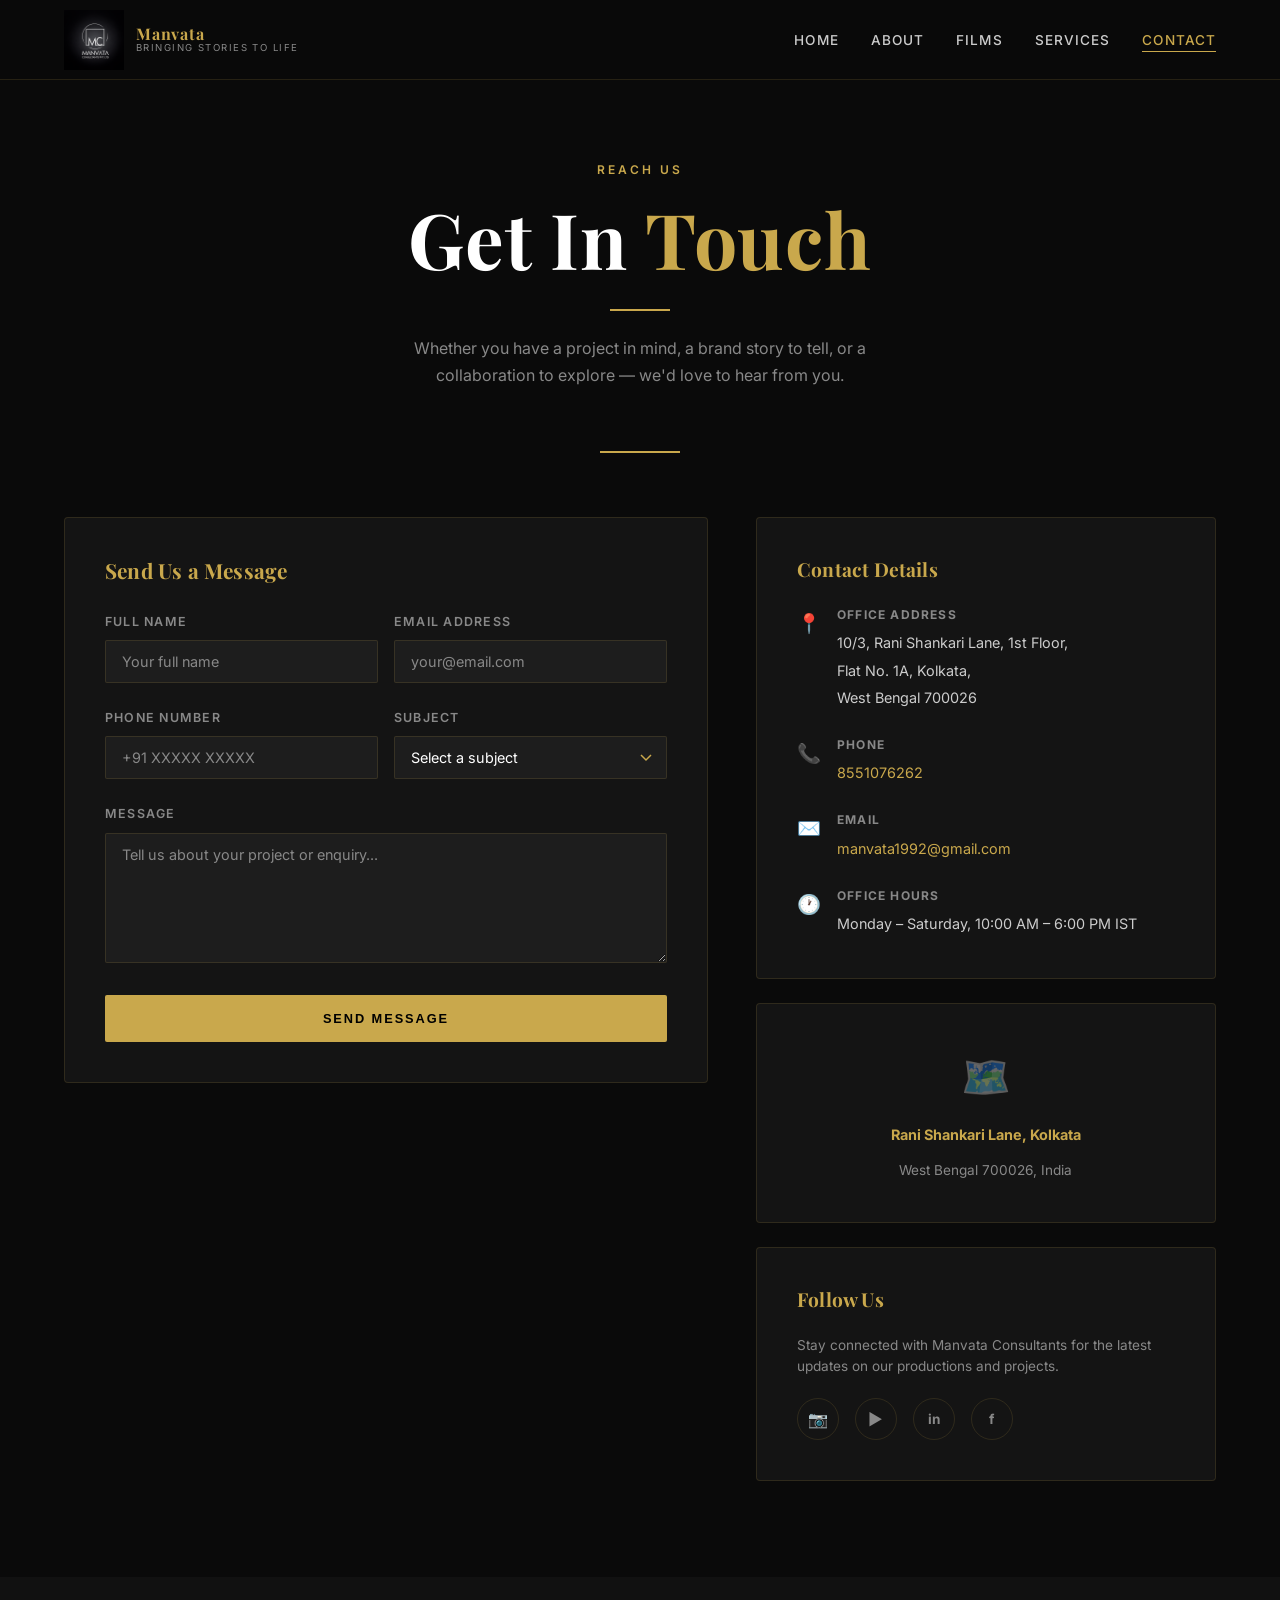
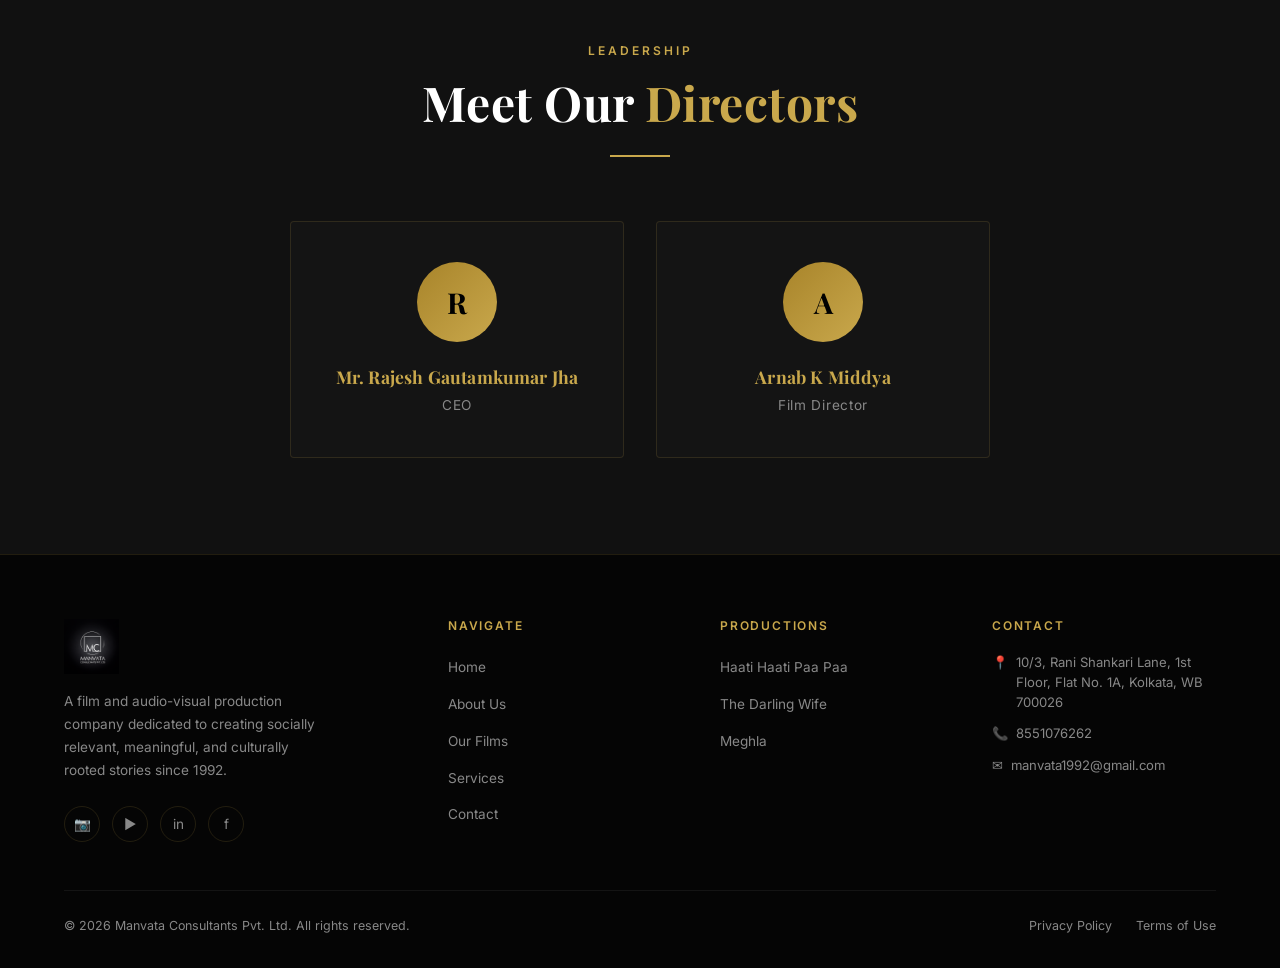
<file: contact.html>
<!DOCTYPE html>
<html lang="en">
<head>
  <meta charset="UTF-8" />
  <meta name="viewport" content="width=device-width, initial-scale=1.0" />
  <title>Contact — Manvata Consultants Pvt. Ltd.</title>
  <meta name="description" content="Get in touch with Manvata Consultants Pvt. Ltd. — for film production enquiries, brand communication, sponsorships, and general enquiries." />
  <link rel="icon" type="image/png" href="manvata-logo.png">
  <link rel="preconnect" href="https://fonts.googleapis.com" />
  <link rel="preconnect" href="https://fonts.gstatic.com" crossorigin />
  <link href="https://fonts.googleapis.com/css2?family=Playfair+Display:ital,wght@0,400;0,600;0,700;1,400;1,600&family=Inter:wght@300;400;500;600&display=swap" rel="stylesheet" />
  <link rel="stylesheet" href="styles.css" />
</head>
<body>

  <!-- NAVIGATION -->
  <nav class="navbar" id="navbar">
    <a href="index.html" class="nav-logo">
      <img src="manvata-logo.png" alt="Manvata Consultants Logo" />
      <div class="nav-logo-text">
        <span class="nav-logo-name">Manvata</span>
        <span class="nav-logo-tagline">Bringing Stories to Life</span>
      </div>
    </a>
    <ul class="nav-links">
      <li><a href="index.html">Home</a></li>
      <li><a href="about.html">About</a></li>
      <li><a href="films.html">Films</a></li>
      <li><a href="services.html">Services</a></li>
      <li><a href="contact.html">Contact</a></li>
    </ul>
    <button class="mobile-menu-btn" id="menuBtn">MENU &#9776;</button>
  </nav>

  <!-- MOBILE MENU -->
  <div class="mobile-menu">
    <a href="index.html">Home</a>
    <a href="about.html">About</a>
    <a href="films.html">Films</a>
    <a href="services.html">Services</a>
    <a href="contact.html">Contact</a>
  </div>

  <main>

    <!-- HERO -->
    <div class="page-hero">
      <span class="section-label reveal">Reach Us</span>
      <h1 class="reveal">Get In <span class="gold-text">Touch</span></h1>
      <div class="gold-line reveal" style="margin-top: 1.5rem;"></div>
      <p style="color: var(--text-muted); max-width: 520px; margin: 1rem auto 0; font-size: 1rem;" class="reveal">
        Whether you have a project in mind, a brand story to tell, or a collaboration to explore — we'd love to hear from you.
      </p>
    </div>

    <!-- CONTACT SECTION -->
    <section class="section" style="padding-top: 4rem;">
      <div class="section-inner">
        <div class="contact-grid">

          <!-- FORM -->
          <div class="reveal-left">
            <div class="contact-form">
              <h3 style="color: var(--gold); margin-bottom: 1.75rem; font-size: 1.3rem;">Send Us a Message</h3>
              <form id="contactForm" novalidate>

                <div class="form-row-2col" style="display: grid; grid-template-columns: 1fr 1fr; gap: 1rem;">
                  <div class="form-group">
                    <label for="fullName">Full Name</label>
                    <input
                      type="text"
                      id="fullName"
                      name="fullName"
                      placeholder="Your full name"
                      required
                      autocomplete="name"
                    />
                  </div>
                  <div class="form-group">
                    <label for="email">Email Address</label>
                    <input
                      type="email"
                      id="email"
                      name="email"
                      placeholder="your@email.com"
                      required
                      autocomplete="email"
                    />
                  </div>
                </div>

                <div class="form-row-2col" style="display: grid; grid-template-columns: 1fr 1fr; gap: 1rem;">
                  <div class="form-group">
                    <label for="phone">Phone Number</label>
                    <input
                      type="tel"
                      id="phone"
                      name="phone"
                      placeholder="+91 XXXXX XXXXX"
                      autocomplete="tel"
                    />
                  </div>
                  <div class="form-group">
                    <label for="subject">Subject</label>
                    <select id="subject" name="subject" required>
                      <option value="" disabled selected>Select a subject</option>
                      <option value="film-production">Film Production Enquiry</option>
                      <option value="brand-communication">Brand Communication</option>
                      <option value="sponsorship">Sponsorship Opportunity</option>
                      <option value="general">General Enquiry</option>
                    </select>
                  </div>
                </div>

                <div class="form-group">
                  <label for="message">Message</label>
                  <textarea
                    id="message"
                    name="message"
                    placeholder="Tell us about your project or enquiry..."
                    required
                    rows="6"
                  ></textarea>
                </div>

                <button type="submit" class="btn btn-gold" style="width: 100%; justify-content: center; padding: 16px;">
                  Send Message
                </button>

              </form>
            </div>
          </div>

          <!-- CONTACT INFO + MAP -->
          <div class="reveal-right">
            <div class="contact-info-card">
              <h3>Contact Details</h3>

              <div class="contact-detail">
                <span class="contact-detail-icon">📍</span>
                <div class="contact-detail-text">
                  <strong>Office Address</strong>
                  <span>10/3, Rani Shankari Lane, 1st Floor,<br />Flat No. 1A, Kolkata,<br />West Bengal 700026</span>
                </div>
              </div>

              <div class="contact-detail">
                <span class="contact-detail-icon">📞</span>
                <div class="contact-detail-text">
                  <strong>Phone</strong>
                  <span>
                    <a href="tel:8551076262" style="color: var(--gold); transition: var(--transition);">8551076262</a>
                  </span>
                </div>
              </div>

              <div class="contact-detail">
                <span class="contact-detail-icon">✉️</span>
                <div class="contact-detail-text">
                  <strong>Email</strong>
                  <span>
                    <a href="mailto:manvata1992@gmail.com" style="color: var(--gold); transition: var(--transition);">manvata1992@gmail.com</a>
                  </span>
                </div>
              </div>

              <div class="contact-detail">
                <span class="contact-detail-icon">🕐</span>
                <div class="contact-detail-text">
                  <strong>Office Hours</strong>
                  <span>Monday – Saturday, 10:00 AM – 6:00 PM IST</span>
                </div>
              </div>
            </div>

            <!-- MAP PLACEHOLDER -->
            <div class="map-placeholder">
              <span class="map-icon">🗺️</span>
              <strong style="color: var(--gold); font-size: 0.9rem;">Rani Shankari Lane, Kolkata</strong>
              <span>West Bengal 700026, India</span>
            </div>

            <!-- SOCIAL LINKS -->
            <div class="contact-info-card" style="margin-top: 1.5rem; margin-bottom: 0;">
              <h3>Follow Us</h3>
              <p style="color: var(--text-muted); font-size: 0.85rem; margin-bottom: 1.25rem; line-height: 1.6;">
                Stay connected with Manvata Consultants for the latest updates on our productions and projects.
              </p>
              <div class="social-links" style="gap: 1rem;">
                <a href="#" class="social-link" aria-label="Instagram" style="width: 42px; height: 42px; font-size: 1rem;">📷</a>
                <a href="#" class="social-link" aria-label="YouTube" style="width: 42px; height: 42px; font-size: 1rem;">▶</a>
                <a href="#" class="social-link" aria-label="LinkedIn" style="width: 42px; height: 42px; font-size: 0.85rem; font-weight: 700;">in</a>
                <a href="#" class="social-link" aria-label="Facebook" style="width: 42px; height: 42px; font-size: 0.85rem; font-weight: 700;">f</a>
              </div>
            </div>
          </div>

        </div>
      </div>
    </section>

    <!-- DIRECTORS SECTION -->
    <section class="section" style="background: var(--bg-secondary); padding-top: 4rem;">
      <div class="section-inner">
        <div class="section-header">
          <span class="section-label reveal">Leadership</span>
          <h2 class="reveal">Meet Our <span class="gold-text">Directors</span></h2>
          <div class="gold-line reveal"></div>
        </div>
        <div class="leadership-grid">
          <div class="leader-card reveal reveal-delay-1">
            <div class="leader-avatar">R</div>
            <h3>Mr. Rajesh Gautamkumar Jha</h3>
            <p class="leader-role">CEO</p>
          </div>
          <div class="leader-card reveal reveal-delay-2">
            <div class="leader-avatar">A</div>
            <h3>Arnab K Middya</h3>
            <p class="leader-role">Film Director</p>
          </div>
        </div>
      </div>
    </section>

  </main>

  <!-- FOOTER -->
  <footer class="footer">
    <div class="footer-grid">
      <div class="footer-brand">
        <img src="manvata-logo.png" alt="Manvata Consultants" class="footer-logo" />
        <p>A film and audio-visual production company dedicated to creating socially relevant, meaningful, and culturally rooted stories since 1992.</p>
        <div class="social-links">
          <a href="#" class="social-link" aria-label="Instagram">&#x1F4F7;</a>
          <a href="#" class="social-link" aria-label="YouTube">&#x25B6;</a>
          <a href="#" class="social-link" aria-label="LinkedIn">in</a>
          <a href="#" class="social-link" aria-label="Facebook">f</a>
        </div>
      </div>
      <div class="footer-col">
        <h4>Navigate</h4>
        <ul>
          <li><a href="index.html">Home</a></li>
          <li><a href="about.html">About Us</a></li>
          <li><a href="films.html">Our Films</a></li>
          <li><a href="services.html">Services</a></li>
          <li><a href="contact.html">Contact</a></li>
        </ul>
      </div>
      <div class="footer-col">
        <h4>Productions</h4>
        <ul>
          <li><a href="films.html">Haati Haati Paa Paa</a></li>
          <li><a href="films.html">The Darling Wife</a></li>
          <li><a href="films.html">Meghla</a></li>
        </ul>
      </div>
      <div class="footer-col">
        <h4>Contact</h4>
        <div class="contact-line">
          <span>&#x1F4CD;</span>
          <span>10/3, Rani Shankari Lane, 1st Floor, Flat No. 1A, Kolkata, WB 700026</span>
        </div>
        <div class="contact-line">
          <span>&#x1F4DE;</span>
          <span>8551076262</span>
        </div>
        <div class="contact-line">
          <span>&#x2709;</span>
          <span>manvata1992@gmail.com</span>
        </div>
      </div>
    </div>
    <div class="footer-bottom">
      <p>&copy; 2026 Manvata Consultants Pvt. Ltd. All rights reserved.</p>
      <div class="footer-bottom-links">
        <a href="#">Privacy Policy</a>
        <a href="#">Terms of Use</a>
      </div>
    </div>
  </footer>

  <script src="script.js"></script>
</body>
</html>
</file>
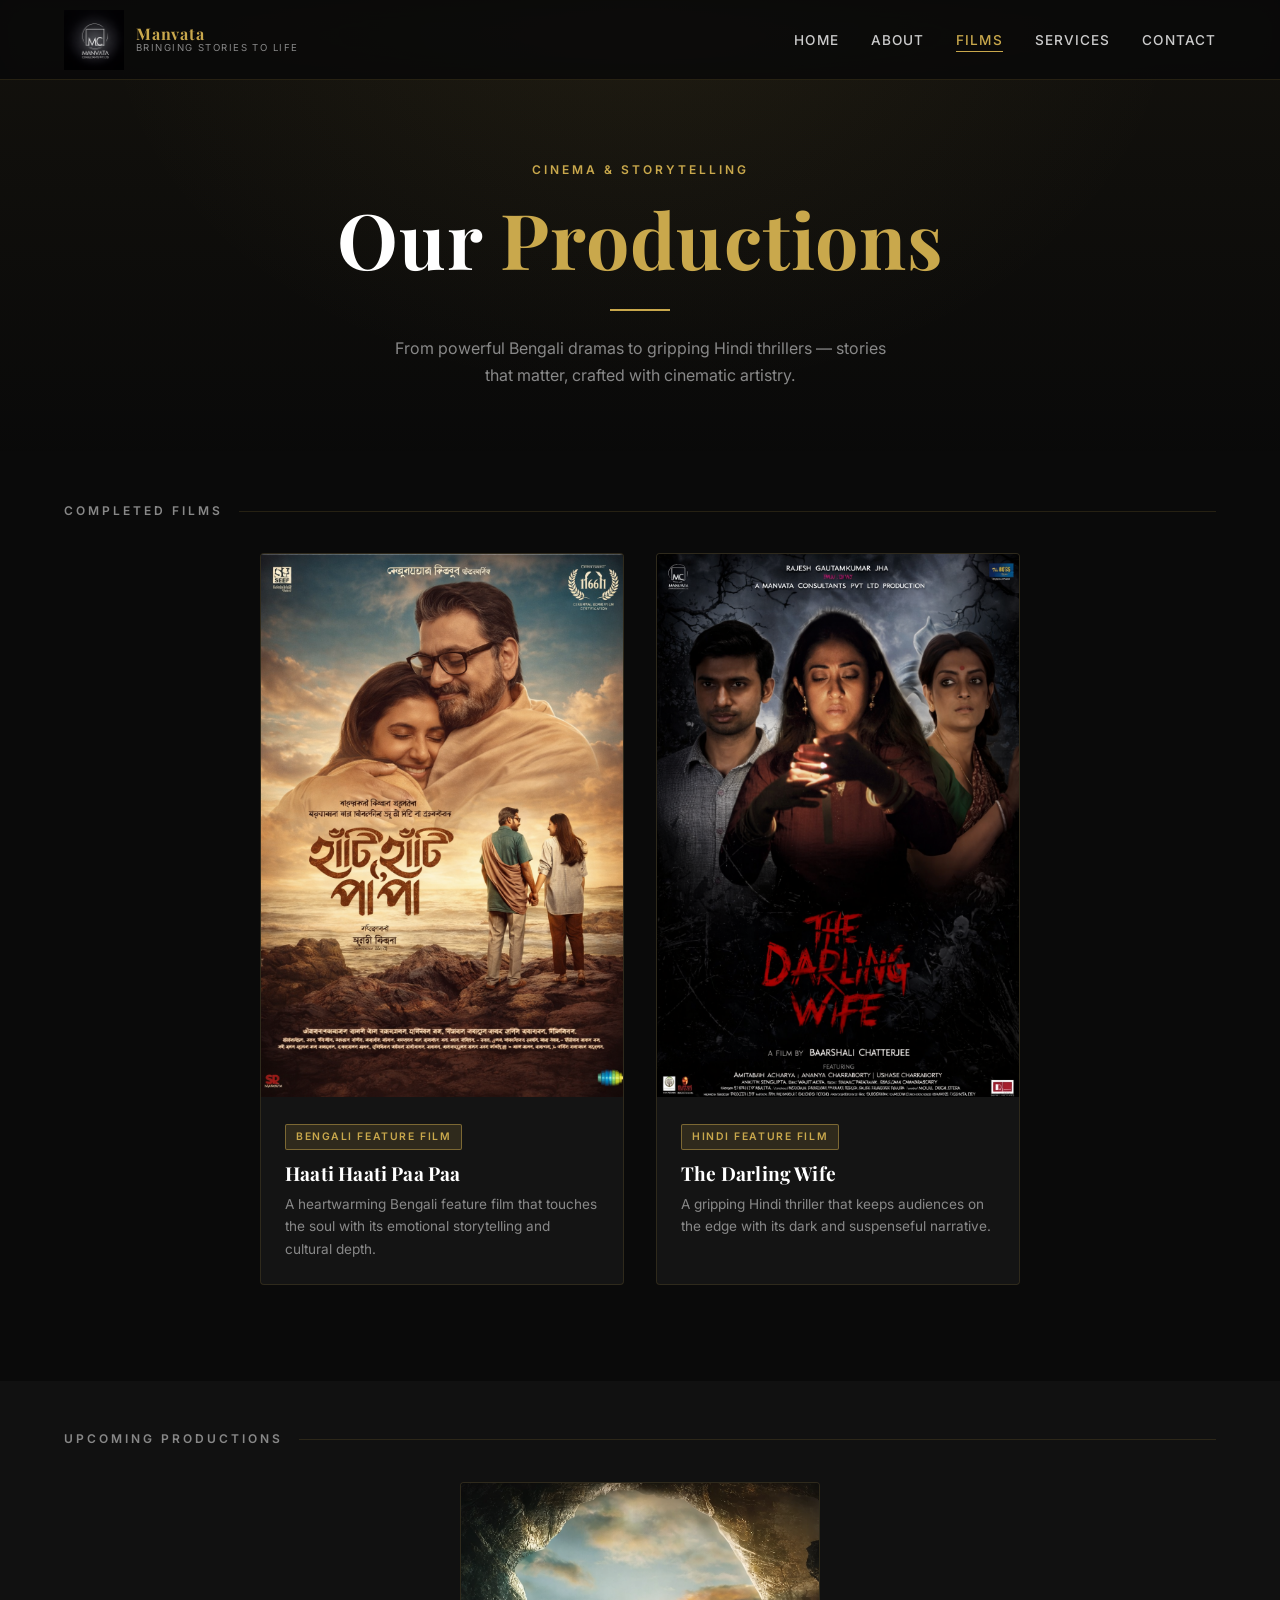
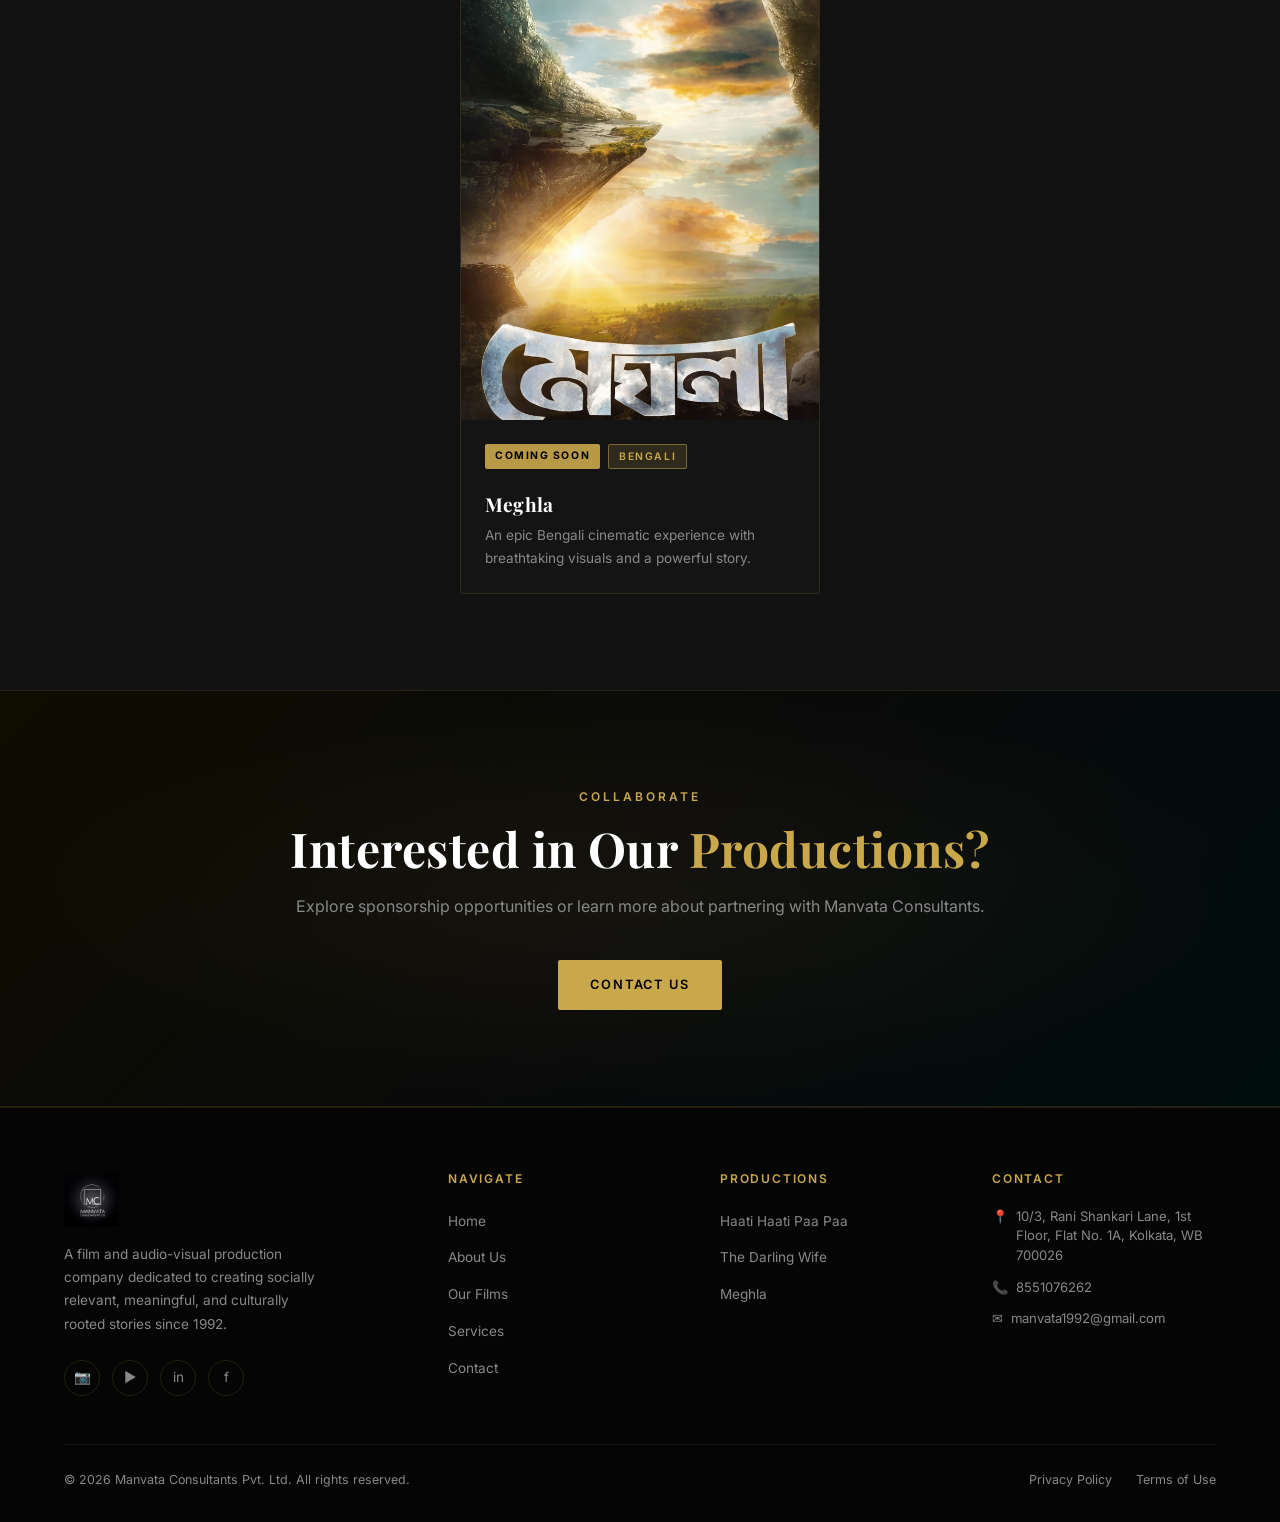
<file: films.html>
<!DOCTYPE html>
<html lang="en">
<head>
  <meta charset="UTF-8" />
  <meta name="viewport" content="width=device-width, initial-scale=1.0" />
  <title>Our Films — Manvata Consultants Pvt. Ltd.</title>
  <meta name="description" content="Explore the cinematic productions of Manvata Consultants — from acclaimed Bengali and Hindi feature films to upcoming releases." />
  <link rel="icon" type="image/png" href="manvata-logo.png">
  <link rel="preconnect" href="https://fonts.googleapis.com" />
  <link rel="preconnect" href="https://fonts.gstatic.com" crossorigin />
  <link href="https://fonts.googleapis.com/css2?family=Playfair+Display:ital,wght@0,400;0,600;0,700;1,400;1,600&family=Inter:wght@300;400;500;600&display=swap" rel="stylesheet" />
  <link rel="stylesheet" href="styles.css" />
  <style>
    .films-hero {
      padding-top: calc(var(--nav-height) + 5rem);
      padding-bottom: 5rem;
      padding-left: 5%;
      padding-right: 5%;
      text-align: center;
      position: relative;
      background: linear-gradient(to bottom, rgba(201,168,76,0.05) 0%, transparent 100%);
    }
    .films-hero::before {
      content: '';
      position: absolute;
      inset: 0;
      background: radial-gradient(ellipse at 50% 0%, rgba(201,168,76,0.07) 0%, transparent 60%);
      pointer-events: none;
    }
    .films-hero h1, .films-hero p, .films-hero span {
      position: relative;
    }

    .film-description {
      color: var(--text-muted);
      font-size: 0.85rem;
      line-height: 1.65;
      margin-top: 0.5rem;
    }
  </style>
</head>
<body>

  <!-- NAVIGATION -->
  <nav class="navbar" id="navbar">
    <a href="index.html" class="nav-logo">
      <img src="manvata-logo.png" alt="Manvata Consultants Logo" />
      <div class="nav-logo-text">
        <span class="nav-logo-name">Manvata</span>
        <span class="nav-logo-tagline">Bringing Stories to Life</span>
      </div>
    </a>
    <ul class="nav-links">
      <li><a href="index.html">Home</a></li>
      <li><a href="about.html">About</a></li>
      <li><a href="films.html">Films</a></li>
      <li><a href="services.html">Services</a></li>
      <li><a href="contact.html">Contact</a></li>
    </ul>
    <button class="mobile-menu-btn" id="menuBtn">MENU &#9776;</button>
  </nav>

  <!-- MOBILE MENU -->
  <div class="mobile-menu">
    <a href="index.html">Home</a>
    <a href="about.html">About</a>
    <a href="films.html">Films</a>
    <a href="services.html">Services</a>
    <a href="contact.html">Contact</a>
  </div>

  <main>

    <!-- HERO -->
    <div class="films-hero">
      <span class="section-label reveal">Cinema &amp; Storytelling</span>
      <h1 class="reveal">Our <span class="gold-text">Productions</span></h1>
      <div class="gold-line reveal"></div>
      <p class="reveal" style="color: var(--text-muted); max-width: 520px; margin: 0 auto; font-size: 1rem;">
        From powerful Bengali dramas to gripping Hindi thrillers — stories that matter, crafted with cinematic artistry.
      </p>
    </div>

    <!-- COMPLETED FILMS -->
    <section class="section" style="padding-top: 2rem;">
      <div class="section-inner">
        <p class="subsection-title reveal">Completed Films</p>
        <div class="films-grid" style="max-width: 760px; margin: 0 auto;">

          <!-- Haati Haati Paa Paa -->
          <div class="film-card reveal reveal-delay-1">
            <div class="film-poster">
              <img src="haati-haati-paa-paa.png" alt="Haati Haati Paa Paa" loading="lazy" style="object-fit: cover; width: 100%; height: 100%;" />
              <div class="film-overlay">
                <p class="film-overlay-text">A heartwarming Bengali feature film that touches the soul with its emotional storytelling and cultural depth.</p>
              </div>
            </div>
            <div class="film-info">
              <span class="film-badge badge-language">Bengali Feature Film</span>
              <h3>Haati Haati Paa Paa</h3>
              <p class="film-description">A heartwarming Bengali feature film that touches the soul with its emotional storytelling and cultural depth.</p>
            </div>
          </div>

          <!-- The Darling Wife -->
          <div class="film-card reveal reveal-delay-2">
            <div class="film-poster">
              <img src="the-darling-wife.png" alt="The Darling Wife" loading="lazy" style="object-fit: cover; width: 100%; height: 100%;" />
              <div class="film-overlay">
                <p class="film-overlay-text">A gripping Hindi thriller that keeps audiences on the edge with its dark and suspenseful narrative.</p>
              </div>
            </div>
            <div class="film-info">
              <span class="film-badge badge-language">Hindi Feature Film</span>
              <h3>The Darling Wife</h3>
              <p class="film-description">A gripping Hindi thriller that keeps audiences on the edge with its dark and suspenseful narrative.</p>
            </div>
          </div>

        </div>
      </div>
    </section>

    <!-- UPCOMING PRODUCTIONS -->
    <section class="section" style="background: var(--bg-secondary); padding-top: 3rem;">
      <div class="section-inner">
        <p class="subsection-title reveal">Upcoming Productions</p>
        <div class="films-grid" style="max-width: 360px; margin: 0 auto;">

          <!-- Meghla -->
          <div class="film-card reveal reveal-delay-1">
            <div class="film-poster">
              <img src="meghla.png" alt="Meghla" loading="lazy" style="object-fit: cover; width: 100%; height: 100%;" />
              <div class="film-overlay">
                <p class="film-overlay-text">An epic Bengali cinematic experience with breathtaking visuals and a powerful story.</p>
              </div>
            </div>
            <div class="film-info">
              <div style="display: flex; gap: 0.5rem; flex-wrap: wrap; margin-bottom: 0.75rem;">
                <span class="film-badge badge-coming-soon">Coming Soon</span>
                <span class="film-badge badge-language">Bengali</span>
              </div>
              <h3>Meghla</h3>
              <p class="film-description">An epic Bengali cinematic experience with breathtaking visuals and a powerful story.</p>
            </div>
          </div>

        </div>
      </div>
    </section>

    <!-- CTA -->
    <section class="cta-section">
      <div class="section-inner">
        <span class="section-label reveal">Collaborate</span>
        <h2 class="reveal">Interested in Our <span class="gold-text">Productions?</span></h2>
        <p class="reveal">Explore sponsorship opportunities or learn more about partnering with Manvata Consultants.</p>
        <a href="contact.html" class="btn btn-gold reveal">Contact Us</a>
      </div>
    </section>

  </main>

  <!-- FOOTER -->
  <footer class="footer">
    <div class="footer-grid">
      <div class="footer-brand">
        <img src="manvata-logo.png" alt="Manvata Consultants" class="footer-logo" />
        <p>A film and audio-visual production company dedicated to creating socially relevant, meaningful, and culturally rooted stories since 1992.</p>
        <div class="social-links">
          <a href="#" class="social-link" aria-label="Instagram">&#x1F4F7;</a>
          <a href="#" class="social-link" aria-label="YouTube">&#x25B6;</a>
          <a href="#" class="social-link" aria-label="LinkedIn">in</a>
          <a href="#" class="social-link" aria-label="Facebook">f</a>
        </div>
      </div>
      <div class="footer-col">
        <h4>Navigate</h4>
        <ul>
          <li><a href="index.html">Home</a></li>
          <li><a href="about.html">About Us</a></li>
          <li><a href="films.html">Our Films</a></li>
          <li><a href="services.html">Services</a></li>
          <li><a href="contact.html">Contact</a></li>
        </ul>
      </div>
      <div class="footer-col">
        <h4>Productions</h4>
        <ul>
          <li><a href="films.html">Haati Haati Paa Paa</a></li>
          <li><a href="films.html">The Darling Wife</a></li>
          <li><a href="films.html">Meghla</a></li>
        </ul>
      </div>
      <div class="footer-col">
        <h4>Contact</h4>
        <div class="contact-line">
          <span>&#x1F4CD;</span>
          <span>10/3, Rani Shankari Lane, 1st Floor, Flat No. 1A, Kolkata, WB 700026</span>
        </div>
        <div class="contact-line">
          <span>&#x1F4DE;</span>
          <span>8551076262</span>
        </div>
        <div class="contact-line">
          <span>&#x2709;</span>
          <span>manvata1992@gmail.com</span>
        </div>
      </div>
    </div>
    <div class="footer-bottom">
      <p>&copy; 2026 Manvata Consultants Pvt. Ltd. All rights reserved.</p>
      <div class="footer-bottom-links">
        <a href="#">Privacy Policy</a>
        <a href="#">Terms of Use</a>
      </div>
    </div>
  </footer>

  <script src="script.js"></script>
</body>
</html>
</file>
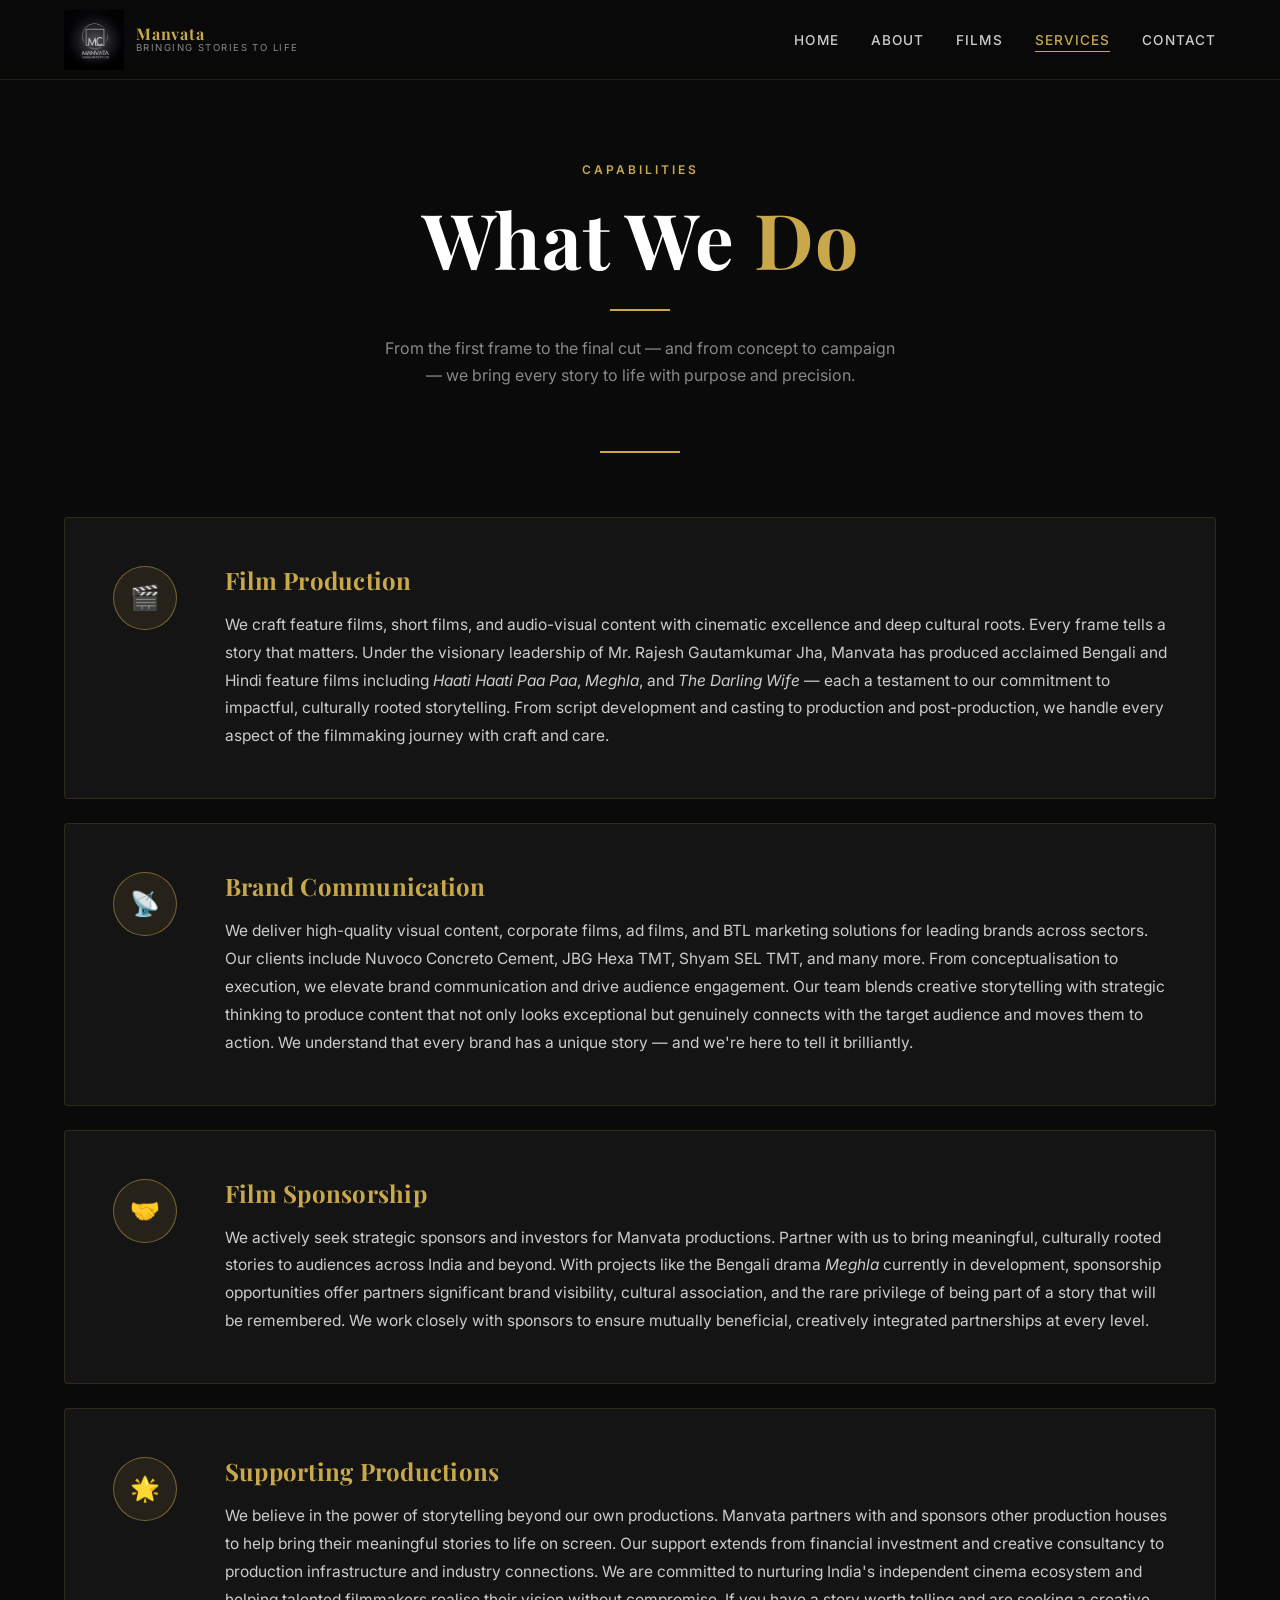
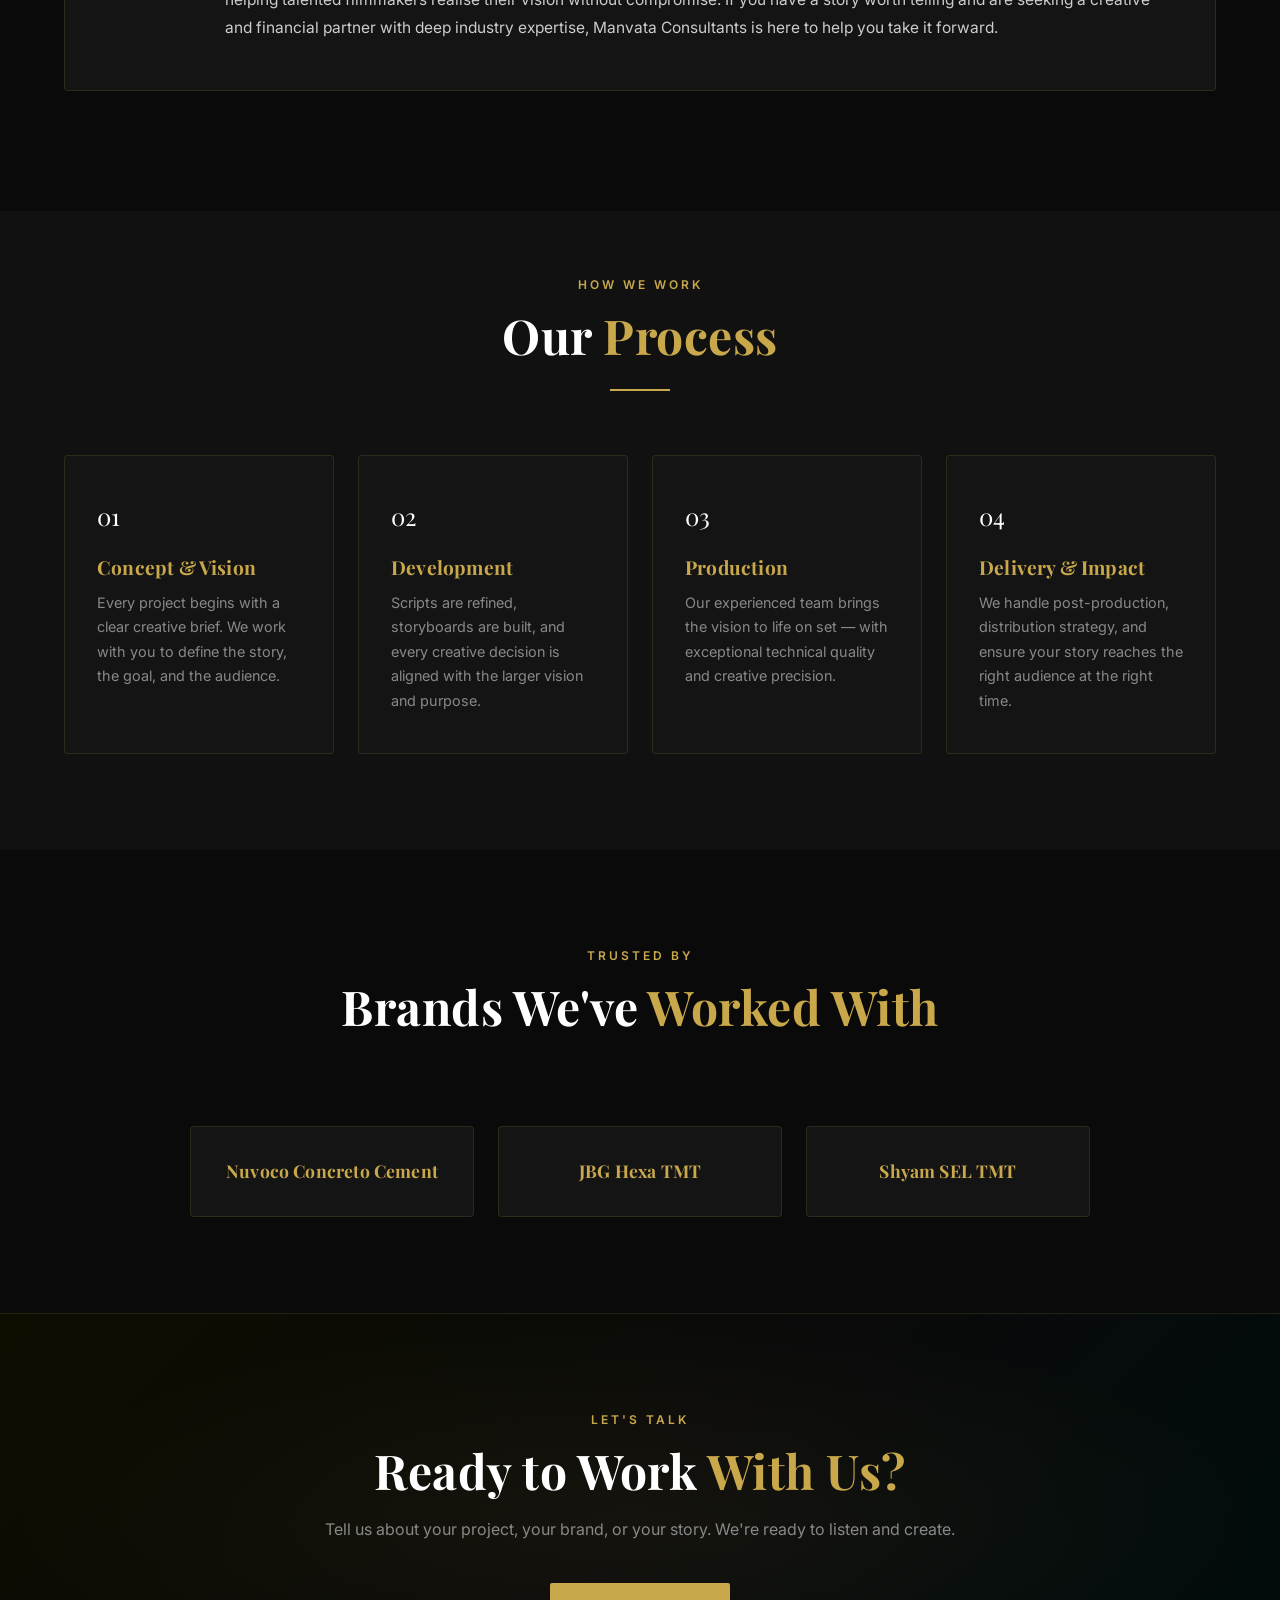
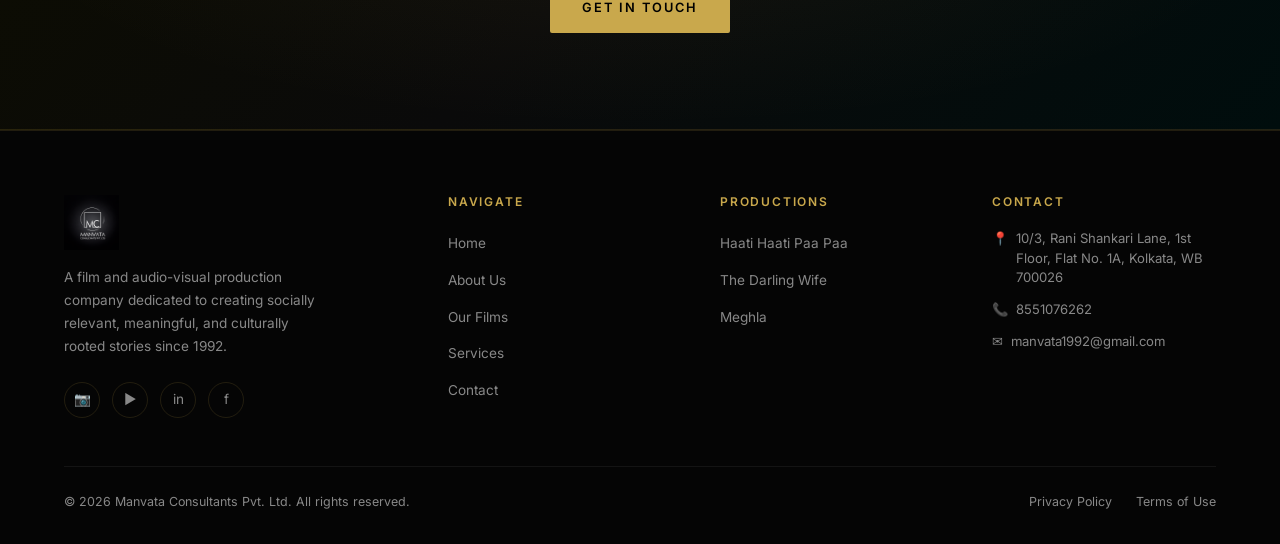
<file: services.html>
<!DOCTYPE html>
<html lang="en">
<head>
  <meta charset="UTF-8" />
  <meta name="viewport" content="width=device-width, initial-scale=1.0" />
  <title>Services — Manvata Consultants Pvt. Ltd.</title>
  <meta name="description" content="Film production, brand communication, film sponsorship, and supporting productions — discover what Manvata Consultants can do for you." />
  <link rel="icon" type="image/png" href="manvata-logo.png">
  <link rel="preconnect" href="https://fonts.googleapis.com" />
  <link rel="preconnect" href="https://fonts.gstatic.com" crossorigin />
  <link href="https://fonts.googleapis.com/css2?family=Playfair+Display:ital,wght@0,400;0,600;0,700;1,400;1,600&family=Inter:wght@300;400;500;600&display=swap" rel="stylesheet" />
  <link rel="stylesheet" href="styles.css" />
</head>
<body>

  <!-- NAVIGATION -->
  <nav class="navbar" id="navbar">
    <a href="index.html" class="nav-logo">
      <img src="manvata-logo.png" alt="Manvata Consultants Logo" />
      <div class="nav-logo-text">
        <span class="nav-logo-name">Manvata</span>
        <span class="nav-logo-tagline">Bringing Stories to Life</span>
      </div>
    </a>
    <ul class="nav-links">
      <li><a href="index.html">Home</a></li>
      <li><a href="about.html">About</a></li>
      <li><a href="films.html">Films</a></li>
      <li><a href="services.html">Services</a></li>
      <li><a href="contact.html">Contact</a></li>
    </ul>
    <button class="mobile-menu-btn" id="menuBtn">MENU &#9776;</button>
  </nav>

  <!-- MOBILE MENU -->
  <div class="mobile-menu">
    <a href="index.html">Home</a>
    <a href="about.html">About</a>
    <a href="films.html">Films</a>
    <a href="services.html">Services</a>
    <a href="contact.html">Contact</a>
  </div>

  <main>

    <!-- HERO -->
    <div class="page-hero">
      <span class="section-label reveal">Capabilities</span>
      <h1 class="reveal">What We <span class="gold-text">Do</span></h1>
      <div class="gold-line reveal" style="margin-top: 1.5rem;"></div>
      <p style="color: var(--text-muted); max-width: 520px; margin: 1rem auto 0; font-size: 1rem;" class="reveal">
        From the first frame to the final cut — and from concept to campaign — we bring every story to life with purpose and precision.
      </p>
    </div>

    <!-- SERVICE BLOCKS -->
    <section class="section" style="padding-top: 4rem;">
      <div class="section-inner">

        <!-- Film Production -->
        <div class="service-block reveal">
          <div class="service-block-icon">🎬</div>
          <div class="service-block-content">
            <h3>Film Production</h3>
            <p>
              We craft feature films, short films, and audio-visual content with cinematic excellence and deep cultural roots.
              Every frame tells a story that matters. Under the visionary leadership of Mr. Rajesh Gautamkumar Jha,
              Manvata has produced acclaimed Bengali and Hindi feature films including <em>Haati Haati Paa Paa</em>,
              <em>Meghla</em>, and <em>The Darling Wife</em> — each a testament to our commitment to impactful,
              culturally rooted storytelling. From script development and casting to production and post-production,
              we handle every aspect of the filmmaking journey with craft and care.
            </p>
          </div>
        </div>

        <!-- Brand Communication -->
        <div class="service-block reveal">
          <div class="service-block-icon">📡</div>
          <div class="service-block-content">
            <h3>Brand Communication</h3>
            <p>
              We deliver high-quality visual content, corporate films, ad films, and BTL marketing solutions for
              leading brands across sectors. Our clients include Nuvoco Concreto Cement, JBG Hexa TMT, Shyam SEL TMT,
              and many more. From conceptualisation to execution, we elevate brand communication and drive audience
              engagement. Our team blends creative storytelling with strategic thinking to produce content that not
              only looks exceptional but genuinely connects with the target audience and moves them to action.
              We understand that every brand has a unique story — and we're here to tell it brilliantly.
            </p>
          </div>
        </div>

        <!-- Film Sponsorship -->
        <div class="service-block reveal">
          <div class="service-block-icon">🤝</div>
          <div class="service-block-content">
            <h3>Film Sponsorship</h3>
            <p>
              We actively seek strategic sponsors and investors for Manvata productions. Partner with us to bring
              meaningful, culturally rooted stories to audiences across India and beyond. With projects like the
              Bengali drama <em>Meghla</em> currently in development, sponsorship opportunities offer partners
              significant brand visibility, cultural association, and the rare privilege of being part of a story
              that will be remembered. We work closely with sponsors to ensure mutually beneficial, creatively
              integrated partnerships at every level.
            </p>
          </div>
        </div>

        <!-- Supporting Productions -->
        <div class="service-block reveal">
          <div class="service-block-icon">🌟</div>
          <div class="service-block-content">
            <h3>Supporting Productions</h3>
            <p>
              We believe in the power of storytelling beyond our own productions. Manvata partners with and sponsors
              other production houses to help bring their meaningful stories to life on screen. Our support extends
              from financial investment and creative consultancy to production infrastructure and industry connections.
              We are committed to nurturing India's independent cinema ecosystem and helping talented filmmakers
              realise their vision without compromise. If you have a story worth telling and are seeking a creative
              and financial partner with deep industry expertise, Manvata Consultants is here to help you take it forward.
            </p>
          </div>
        </div>

      </div>
    </section>

    <!-- PROCESS SECTION -->
    <section class="section" style="background: var(--bg-secondary); padding-top: 4rem;">
      <div class="section-inner">
        <div class="section-header">
          <span class="section-label reveal">How We Work</span>
          <h2 class="reveal">Our <span class="gold-text">Process</span></h2>
          <div class="gold-line reveal"></div>
        </div>
        <div class="services-grid">
          <div class="service-card reveal reveal-delay-1">
            <span class="service-icon" style="font-family: var(--font-serif); font-size: 1.5rem; color: var(--gold);">01</span>
            <h3>Concept &amp; Vision</h3>
            <p>Every project begins with a clear creative brief. We work with you to define the story, the goal, and the audience.</p>
          </div>
          <div class="service-card reveal reveal-delay-2">
            <span class="service-icon" style="font-family: var(--font-serif); font-size: 1.5rem; color: var(--gold);">02</span>
            <h3>Development</h3>
            <p>Scripts are refined, storyboards are built, and every creative decision is aligned with the larger vision and purpose.</p>
          </div>
          <div class="service-card reveal reveal-delay-3">
            <span class="service-icon" style="font-family: var(--font-serif); font-size: 1.5rem; color: var(--gold);">03</span>
            <h3>Production</h3>
            <p>Our experienced team brings the vision to life on set — with exceptional technical quality and creative precision.</p>
          </div>
          <div class="service-card reveal reveal-delay-4">
            <span class="service-icon" style="font-family: var(--font-serif); font-size: 1.5rem; color: var(--gold);">04</span>
            <h3>Delivery &amp; Impact</h3>
            <p>We handle post-production, distribution strategy, and ensure your story reaches the right audience at the right time.</p>
          </div>
        </div>
      </div>
    </section>

    <!-- CLIENTS MENTION -->
    <section class="section">
      <div class="section-inner">
        <div class="section-header">
          <span class="section-label reveal">Trusted By</span>
          <h2 class="reveal">Brands We've <span class="gold-text">Worked With</span></h2>
          <div class="gold-line reveal"></div>
        </div>
        <div class="clients-grid">
          <div class="client-card reveal reveal-delay-1">
            <h3>Nuvoco Concreto Cement</h3>
          </div>
          <div class="client-card reveal reveal-delay-2">
            <h3>JBG Hexa TMT</h3>
          </div>
          <div class="client-card reveal reveal-delay-3">
            <h3>Shyam SEL TMT</h3>
          </div>
        </div>
      </div>
    </section>

    <!-- CTA -->
    <section class="cta-section">
      <div class="section-inner">
        <span class="section-label reveal">Let's Talk</span>
        <h2 class="reveal">Ready to Work <span class="gold-text">With Us?</span></h2>
        <p class="reveal">Tell us about your project, your brand, or your story. We're ready to listen and create.</p>
        <a href="contact.html" class="btn btn-gold reveal">Get In Touch</a>
      </div>
    </section>

  </main>

  <!-- FOOTER -->
  <footer class="footer">
    <div class="footer-grid">
      <div class="footer-brand">
        <img src="manvata-logo.png" alt="Manvata Consultants" class="footer-logo" />
        <p>A film and audio-visual production company dedicated to creating socially relevant, meaningful, and culturally rooted stories since 1992.</p>
        <div class="social-links">
          <a href="#" class="social-link" aria-label="Instagram">&#x1F4F7;</a>
          <a href="#" class="social-link" aria-label="YouTube">&#x25B6;</a>
          <a href="#" class="social-link" aria-label="LinkedIn">in</a>
          <a href="#" class="social-link" aria-label="Facebook">f</a>
        </div>
      </div>
      <div class="footer-col">
        <h4>Navigate</h4>
        <ul>
          <li><a href="index.html">Home</a></li>
          <li><a href="about.html">About Us</a></li>
          <li><a href="films.html">Our Films</a></li>
          <li><a href="services.html">Services</a></li>
          <li><a href="contact.html">Contact</a></li>
        </ul>
      </div>
      <div class="footer-col">
        <h4>Productions</h4>
        <ul>
          <li><a href="films.html">Haati Haati Paa Paa</a></li>
          <li><a href="films.html">The Darling Wife</a></li>
          <li><a href="films.html">Meghla</a></li>
        </ul>
      </div>
      <div class="footer-col">
        <h4>Contact</h4>
        <div class="contact-line">
          <span>&#x1F4CD;</span>
          <span>10/3, Rani Shankari Lane, 1st Floor, Flat No. 1A, Kolkata, WB 700026</span>
        </div>
        <div class="contact-line">
          <span>&#x1F4DE;</span>
          <span>8551076262</span>
        </div>
        <div class="contact-line">
          <span>&#x2709;</span>
          <span>manvata1992@gmail.com</span>
        </div>
      </div>
    </div>
    <div class="footer-bottom">
      <p>&copy; 2026 Manvata Consultants Pvt. Ltd. All rights reserved.</p>
      <div class="footer-bottom-links">
        <a href="#">Privacy Policy</a>
        <a href="#">Terms of Use</a>
      </div>
    </div>
  </footer>

  <script src="script.js"></script>
</body>
</html>
</file>
<file: styles.css>
/* ============================================
   MANVATA CONSULTANTS - MAIN STYLESHEET
   Dark Cinematic Theme
   ============================================ */

:root {
  --bg-primary: #0a0a0a;
  --bg-secondary: #111111;
  --bg-card: #141414;
  --bg-card-hover: #1a1a1a;
  --gold: #c9a84c;
  --gold-light: #e0c070;
  --gold-dark: #a8842a;
  --text-white: #ffffff;
  --text-light: #cccccc;
  --text-muted: #888888;
  --border-subtle: rgba(201, 168, 76, 0.15);
  --border-gold: rgba(201, 168, 76, 0.5);
  --shadow-gold: 0 0 30px rgba(201, 168, 76, 0.2);
  --shadow-gold-strong: 0 0 50px rgba(201, 168, 76, 0.35);
  --font-serif: 'Playfair Display', Georgia, serif;
  --font-sans: 'Inter', 'Segoe UI', sans-serif;
  --transition: all 0.35s cubic-bezier(0.4, 0, 0.2, 1);
  --nav-height: 80px;
}

/* ========== RESET & BASE ========== */
*, *::before, *::after {
  margin: 0;
  padding: 0;
  box-sizing: border-box;
}

html {
  scroll-behavior: smooth;
  font-size: 16px;
}

body {
  background-color: var(--bg-primary);
  color: var(--text-white);
  font-family: var(--font-sans);
  line-height: 1.7;
  overflow-x: hidden;
}

a {
  color: inherit;
  text-decoration: none;
}

img {
  max-width: 100%;
  height: auto;
  display: block;
}

ul {
  list-style: none;
}

/* ========== TYPOGRAPHY ========== */
h1, h2, h3, h4 {
  font-family: var(--font-serif);
  font-weight: 700;
  line-height: 1.2;
  letter-spacing: 0.01em;
}

h1 { font-size: clamp(2.4rem, 6vw, 5rem); }
h2 { font-size: clamp(1.8rem, 4vw, 3rem); }
h3 { font-size: clamp(1.3rem, 2.5vw, 1.8rem); }
h4 { font-size: 1.2rem; }

.gold-text { color: var(--gold); }
.section-label {
  font-size: 0.75rem;
  font-weight: 600;
  letter-spacing: 0.25em;
  text-transform: uppercase;
  color: var(--gold);
  display: block;
  margin-bottom: 0.75rem;
}

/* ========== NAVIGATION ========== */
.navbar {
  position: fixed;
  top: 0;
  left: 0;
  right: 0;
  z-index: 1000;
  height: var(--nav-height);
  display: flex;
  align-items: center;
  padding: 0 5%;
  background: rgba(10, 10, 10, 0.92);
  backdrop-filter: blur(16px);
  -webkit-backdrop-filter: blur(16px);
  border-bottom: 1px solid var(--border-subtle);
  transition: var(--transition);
}

.navbar.scrolled {
  background: rgba(10, 10, 10, 0.98);
  box-shadow: 0 4px 30px rgba(0,0,0,0.5);
}

.nav-logo {
  display: flex;
  align-items: center;
  gap: 12px;
  flex-shrink: 0;
}

.nav-logo img {
  max-height: 60px;
  width: auto;
  object-fit: contain;
}

.nav-logo-text {
  display: flex;
  flex-direction: column;
  line-height: 1.1;
}

.nav-logo-name {
  font-family: var(--font-serif);
  font-size: 1rem;
  font-weight: 700;
  color: var(--gold);
  letter-spacing: 0.05em;
}

.nav-logo-tagline {
  font-size: 0.6rem;
  color: var(--text-muted);
  letter-spacing: 0.15em;
  text-transform: uppercase;
}

.nav-links {
  display: flex;
  align-items: center;
  gap: 2rem;
  margin-left: auto;
}

.nav-links a {
  font-size: 0.85rem;
  font-weight: 500;
  letter-spacing: 0.08em;
  text-transform: uppercase;
  color: var(--text-light);
  position: relative;
  transition: var(--transition);
}

.nav-links a::after {
  content: '';
  position: absolute;
  bottom: -4px;
  left: 0;
  width: 0;
  height: 1px;
  background: var(--gold);
  transition: var(--transition);
}

.nav-links a:hover,
.nav-links a.active {
  color: var(--gold);
}

.nav-links a:hover::after,
.nav-links a.active::after {
  width: 100%;
}

.mobile-menu-btn {
  display: none;
  background: none;
  border: none;
  color: #c9a84c;
  font-size: 16px;
  font-weight: bold;
  cursor: pointer;
  letter-spacing: 2px;
  margin-left: auto;
}

@media (max-width: 768px) {
  .nav-logo img {
    max-height: 45px;
  }

  .mobile-menu-btn {
    display: block;
  }

  .nav-links {
    display: none;
  }

  .nav-links.active {
    display: flex;
    flex-direction: column;
    position: absolute;
    top: 100%;
    left: 0;
    width: 100%;
    background: #0a0a0a;
    padding: 20px;
    gap: 20px;
  }
}

.mobile-menu {
  display: none;
  position: fixed;
  top: var(--nav-height);
  left: 0;
  right: 0;
  background: #0a0a0a;
  border-bottom: 1px solid var(--border-gold);
  padding: 1.5rem 5%;
  z-index: 999;
  flex-direction: column;
  gap: 0;
}

.mobile-menu.open {
  display: flex;
}

.mobile-menu a {
  font-size: 0.9rem;
  font-weight: 600;
  letter-spacing: 0.12em;
  text-transform: uppercase;
  color: #c9a84c;
  transition: var(--transition);
  border-bottom: 1px solid rgba(201, 168, 76, 0.15);
  padding: 1rem 0;
}

.mobile-menu a:last-child {
  border-bottom: none;
}

.mobile-menu a:hover {
  color: #fff;
  padding-left: 10px;
}

/* ========== HERO SECTION ========== */
.hero {
  position: relative;
  min-height: 100vh;
  display: flex;
  align-items: center;
  justify-content: center;
  text-align: center;
  overflow: hidden;
  background: var(--bg-primary);
}

.hero-bg {
  position: absolute;
  inset: 0;
  background:
    radial-gradient(ellipse at 50% 0%, rgba(201, 168, 76, 0.08) 0%, transparent 60%),
    radial-gradient(ellipse at 80% 100%, rgba(201, 168, 76, 0.05) 0%, transparent 50%);
}

.hero-grid {
  position: absolute;
  inset: 0;
  background-image:
    linear-gradient(rgba(201, 168, 76, 0.04) 1px, transparent 1px),
    linear-gradient(90deg, rgba(201, 168, 76, 0.04) 1px, transparent 1px);
  background-size: 60px 60px;
  mask-image: radial-gradient(ellipse at center, black 30%, transparent 80%);
}

.hero-content {
  position: relative;
  z-index: 2;
  padding: 0 5%;
  max-width: 900px;
}

.hero-logo {
  width: 160px;
  height: 160px;
  object-fit: contain;
  margin: 0 auto 2.5rem;
  filter: drop-shadow(0 0 30px rgba(201, 168, 76, 0.3));
  animation: float 6s ease-in-out infinite;
}

@keyframes float {
  0%, 100% { transform: translateY(0); }
  50% { transform: translateY(-12px); }
}

.hero-title {
  color: var(--text-white);
  margin-bottom: 0.5rem;
  text-shadow: 0 2px 20px rgba(0,0,0,0.5);
}

.hero-tagline {
  font-family: var(--font-serif);
  font-size: clamp(1.2rem, 3vw, 1.8rem);
  color: var(--gold);
  font-style: italic;
  margin-bottom: 2rem;
  letter-spacing: 0.05em;
}

@media (max-width: 768px) {
  .hero-tagline {
    margin-bottom: 30px;
  }
  .hero-description {
    margin-bottom: 30px;
  }
  .hero-content {
    padding: 0 6%;
    display: flex;
    flex-direction: column;
    align-items: center;
  }
  .hero-logo {
    width: 120px;
    height: 120px;
  }
}

.hero-divider {
  width: 80px;
  height: 1px;
  background: linear-gradient(90deg, transparent, var(--gold), transparent);
  margin: 0 auto 2rem;
}

.hero-description {
  font-size: 1.05rem;
  color: var(--text-light);
  max-width: 560px;
  margin: 0 auto 2.5rem;
  line-height: 1.8;
}

.hero-scroll-hint {
  position: absolute;
  bottom: 2rem;
  left: 50%;
  transform: translateX(-50%);
  display: flex;
  flex-direction: column;
  align-items: center;
  gap: 8px;
  color: var(--text-muted);
  font-size: 0.7rem;
  letter-spacing: 0.15em;
  text-transform: uppercase;
  animation: bounce 2s ease-in-out infinite;
}

.hero-scroll-hint::after {
  content: '';
  width: 1px;
  height: 40px;
  background: linear-gradient(to bottom, var(--gold), transparent);
}

@keyframes bounce {
  0%, 100% { transform: translateX(-50%) translateY(0); }
  50% { transform: translateX(-50%) translateY(-8px); }
}

/* ========== BUTTONS ========== */
.btn {
  display: inline-flex;
  align-items: center;
  gap: 8px;
  padding: 14px 32px;
  border-radius: 2px;
  font-size: 0.8rem;
  font-weight: 600;
  letter-spacing: 0.15em;
  text-transform: uppercase;
  cursor: pointer;
  border: none;
  transition: var(--transition);
  position: relative;
  overflow: hidden;
}

.btn-gold {
  background: var(--gold);
  color: #000;
}

.btn-gold::before {
  content: '';
  position: absolute;
  top: 0;
  left: -100%;
  width: 100%;
  height: 100%;
  background: linear-gradient(90deg, transparent, rgba(255,255,255,0.2), transparent);
  transition: left 0.5s;
}

.btn-gold:hover::before { left: 100%; }
.btn-gold:hover {
  background: var(--gold-light);
  box-shadow: 0 8px 25px rgba(201, 168, 76, 0.4);
  transform: translateY(-2px);
}

.btn-outline {
  background: transparent;
  color: var(--gold);
  border: 1px solid var(--gold);
}

.btn-outline:hover {
  background: var(--gold);
  color: #000;
  box-shadow: 0 8px 25px rgba(201, 168, 76, 0.3);
  transform: translateY(-2px);
}

/* ========== SECTIONS ========== */
.section {
  padding: 6rem 5%;
}

.section-inner {
  max-width: 1200px;
  margin: 0 auto;
}

.section-header {
  text-align: center;
  margin-bottom: 4rem;
}

.section-header h2 {
  margin-bottom: 1rem;
}

.section-header p {
  color: var(--text-muted);
  max-width: 560px;
  margin: 0 auto;
  font-size: 1rem;
}

.gold-line {
  width: 60px;
  height: 2px;
  background: var(--gold);
  margin: 1.5rem auto;
}

/* ========== SERVICE CARDS ========== */
.services-grid {
  display: grid;
  grid-template-columns: repeat(auto-fit, minmax(260px, 1fr));
  gap: 1.5rem;
}

.service-card {
  background: var(--bg-card);
  border: 1px solid var(--border-subtle);
  border-radius: 4px;
  padding: 2.5rem 2rem;
  transition: var(--transition);
  position: relative;
  overflow: hidden;
}

.service-card::before {
  content: '';
  position: absolute;
  top: 0;
  left: 0;
  right: 0;
  height: 2px;
  background: linear-gradient(90deg, transparent, var(--gold), transparent);
  transform: scaleX(0);
  transition: var(--transition);
}

.service-card:hover {
  background: var(--bg-card-hover);
  border-color: var(--border-gold);
  box-shadow: var(--shadow-gold);
  transform: translateY(-6px);
}

.service-card:hover::before {
  transform: scaleX(1);
}

.service-icon {
  font-size: 2rem;
  margin-bottom: 1.2rem;
  display: block;
  filter: saturate(0) brightness(2);
  transition: var(--transition);
}

.service-card:hover .service-icon {
  filter: none;
}

.service-card h3 {
  color: var(--gold);
  font-size: 1.2rem;
  margin-bottom: 0.75rem;
}

.service-card p {
  color: var(--text-muted);
  font-size: 0.9rem;
  line-height: 1.7;
}

/* ========== FILM CARDS ========== */
.films-grid {
  display: grid;
  grid-template-columns: repeat(auto-fit, minmax(280px, 1fr));
  gap: 2rem;
}

.film-card {
  background: var(--bg-card);
  border: 1px solid var(--border-subtle);
  border-radius: 4px;
  overflow: hidden;
  transition: var(--transition);
  position: relative;
}

.film-card:hover {
  border-color: var(--gold);
  box-shadow: var(--shadow-gold-strong);
  transform: translateY(-8px);
}

.film-poster {
  position: relative;
  aspect-ratio: 2/3;
  overflow: hidden;
}

.film-poster img {
  width: 100%;
  height: 100%;
  object-fit: cover;
  transition: transform 0.6s cubic-bezier(0.4, 0, 0.2, 1);
}

.film-card:hover .film-poster img {
  transform: scale(1.06);
}

.film-poster-placeholder {
  width: 100%;
  height: 100%;
  background: linear-gradient(135deg, #111 0%, #1a1500 50%, #111 100%);
  display: flex;
  flex-direction: column;
  align-items: center;
  justify-content: center;
  gap: 1rem;
  aspect-ratio: 2/3;
}

.film-poster-placeholder .placeholder-icon {
  font-size: 3rem;
  opacity: 0.4;
}

.film-poster-placeholder .placeholder-text {
  font-family: var(--font-serif);
  font-size: 1.5rem;
  color: var(--gold);
  opacity: 0.6;
  text-align: center;
  padding: 0 1rem;
}

.film-overlay {
  position: absolute;
  inset: 0;
  background: linear-gradient(to top, rgba(0,0,0,0.9) 0%, transparent 60%);
  opacity: 0;
  transition: var(--transition);
  display: flex;
  align-items: flex-end;
  padding: 1.5rem;
}

.film-card:hover .film-overlay {
  opacity: 1;
}

.film-overlay-text {
  color: var(--text-light);
  font-size: 0.85rem;
  line-height: 1.6;
}

.film-info {
  padding: 1.5rem;
}

.film-badge {
  display: inline-block;
  padding: 3px 10px;
  font-size: 0.65rem;
  font-weight: 600;
  letter-spacing: 0.15em;
  text-transform: uppercase;
  border-radius: 2px;
  margin-bottom: 0.75rem;
}

.badge-language {
  background: rgba(201, 168, 76, 0.15);
  color: var(--gold);
  border: 1px solid var(--border-gold);
}

.badge-coming-soon {
  background: rgba(201, 168, 76, 0.9);
  color: #000;
  font-weight: 700;
}

.film-info h3 {
  color: var(--text-white);
  margin-bottom: 0.4rem;
  font-size: 1.2rem;
}

.film-info .film-genre {
  color: var(--text-muted);
  font-size: 0.8rem;
  letter-spacing: 0.08em;
}

/* ========== CLIENT CARDS ========== */
.clients-grid {
  display: grid;
  grid-template-columns: repeat(auto-fit, minmax(220px, 1fr));
  gap: 1.5rem;
  max-width: 900px;
  margin: 0 auto;
}

.client-card {
  background: var(--bg-card);
  border: 1px solid var(--border-subtle);
  border-radius: 4px;
  padding: 2rem 1.5rem;
  text-align: center;
  transition: var(--transition);
}

.client-card:hover {
  border-color: var(--border-gold);
  box-shadow: var(--shadow-gold);
  transform: translateY(-4px);
}

.client-card h3 {
  font-family: var(--font-serif);
  font-size: 1.1rem;
  color: var(--gold);
  line-height: 1.4;
}

/* ========== CTA SECTION ========== */
.cta-section {
  background: linear-gradient(135deg, #0d0d00 0%, #0a0a0a 50%, #000d0d 100%);
  border-top: 1px solid var(--border-subtle);
  border-bottom: 1px solid var(--border-subtle);
  text-align: center;
  padding: 6rem 5%;
  position: relative;
  overflow: hidden;
}

.cta-section::before {
  content: '';
  position: absolute;
  inset: 0;
  background: radial-gradient(ellipse at center, rgba(201, 168, 76, 0.06) 0%, transparent 70%);
}

.cta-section .section-inner {
  position: relative;
}

.cta-section h2 {
  margin-bottom: 1rem;
}

.cta-section p {
  color: var(--text-muted);
  margin-bottom: 2.5rem;
  font-size: 1rem;
}

/* ========== STATS BAR ========== */
.stats-bar {
  background: var(--bg-card);
  border-top: 1px solid var(--border-subtle);
  border-bottom: 1px solid var(--border-subtle);
  padding: 3rem 5%;
}

.stats-grid {
  display: grid;
  grid-template-columns: repeat(auto-fit, minmax(150px, 1fr));
  gap: 2rem;
  max-width: 900px;
  margin: 0 auto;
  text-align: center;
}

.stat-item h3 {
  font-family: var(--font-serif);
  font-size: 2rem;
  color: var(--gold);
  margin-bottom: 0.25rem;
}

.stat-item p {
  color: var(--text-muted);
  font-size: 0.8rem;
  letter-spacing: 0.1em;
  text-transform: uppercase;
}

/* ========== ABOUT PAGE ========== */
.about-hero {
  padding-top: calc(var(--nav-height) + 5rem);
  padding-bottom: 5rem;
  padding-left: 5%;
  padding-right: 5%;
  background: linear-gradient(to bottom, rgba(201,168,76,0.04) 0%, transparent 100%);
  text-align: center;
}

.about-hero h1 {
  margin-bottom: 1rem;
}

.story-content {
  display: grid;
  grid-template-columns: 1fr 1fr;
  gap: 4rem;
  align-items: start;
}

@media (max-width: 768px) {
  .story-content {
    grid-template-columns: 1fr;
  }
}

.story-text p {
  color: var(--text-light);
  margin-bottom: 1.25rem;
  line-height: 1.85;
  font-size: 0.97rem;
}

.story-image {
  position: relative;
}

.story-image img {
  width: 100%;
  border-radius: 4px;
  border: 1px solid var(--border-subtle);
}

.story-image-frame {
  position: absolute;
  top: -10px;
  left: -10px;
  right: 10px;
  bottom: 10px;
  border: 1px solid var(--border-gold);
  border-radius: 4px;
  pointer-events: none;
}

/* ========== LEADERSHIP ========== */
.leadership-grid {
  display: grid;
  grid-template-columns: repeat(auto-fit, minmax(280px, 1fr));
  gap: 2rem;
  max-width: 700px;
  margin: 0 auto;
}

.leader-card {
  background: var(--bg-card);
  border: 1px solid var(--border-subtle);
  border-radius: 4px;
  padding: 2.5rem 2rem;
  text-align: center;
  transition: var(--transition);
}

.leader-card:hover {
  border-color: var(--border-gold);
  box-shadow: var(--shadow-gold);
}

.leader-avatar {
  width: 80px;
  height: 80px;
  border-radius: 50%;
  background: linear-gradient(135deg, var(--gold-dark), var(--gold));
  display: flex;
  align-items: center;
  justify-content: center;
  margin: 0 auto 1.5rem;
  font-family: var(--font-serif);
  font-size: 1.8rem;
  color: #000;
  font-weight: 700;
}

.leader-card h3 {
  color: var(--gold);
  margin-bottom: 0.4rem;
  font-size: 1.1rem;
}

.leader-card .leader-role {
  color: var(--text-muted);
  font-size: 0.85rem;
  letter-spacing: 0.05em;
}

/* ========== SERVICES PAGE ========== */
.page-hero {
  padding-top: calc(var(--nav-height) + 5rem);
  padding-bottom: 4rem;
  padding-left: 5%;
  padding-right: 5%;
  text-align: center;
  position: relative;
}

.page-hero::after {
  content: '';
  position: absolute;
  bottom: 0;
  left: 50%;
  transform: translateX(-50%);
  width: 80px;
  height: 2px;
  background: var(--gold);
}

.service-block {
  display: grid;
  grid-template-columns: 80px 1fr;
  gap: 2rem;
  align-items: start;
  background: var(--bg-card);
  border: 1px solid var(--border-subtle);
  border-radius: 4px;
  padding: 3rem;
  margin-bottom: 1.5rem;
  transition: var(--transition);
}

.service-block:hover {
  border-color: var(--border-gold);
  box-shadow: var(--shadow-gold);
}

.service-block-icon {
  width: 64px;
  height: 64px;
  border-radius: 50%;
  background: rgba(201, 168, 76, 0.1);
  border: 1px solid var(--border-gold);
  display: flex;
  align-items: center;
  justify-content: center;
  font-size: 1.5rem;
  flex-shrink: 0;
}

.service-block-content h3 {
  color: var(--gold);
  margin-bottom: 1rem;
  font-size: 1.5rem;
}

.service-block-content p {
  color: var(--text-light);
  line-height: 1.8;
  font-size: 0.97rem;
}

@media (max-width: 600px) {
  .service-block {
    grid-template-columns: 1fr;
    padding: 2rem;
  }
}

/* ========== CONTACT PAGE ========== */
.contact-grid {
  display: grid;
  grid-template-columns: 1.4fr 1fr;
  gap: 3rem;
  align-items: start;
}

@media (max-width: 900px) {
  .contact-grid {
    grid-template-columns: 1fr;
  }
}

.contact-form {
  background: var(--bg-card);
  border: 1px solid var(--border-subtle);
  border-radius: 4px;
  padding: 2.5rem;
}

.form-group {
  margin-bottom: 1.5rem;
}

.form-group label {
  display: block;
  font-size: 0.78rem;
  font-weight: 600;
  letter-spacing: 0.1em;
  text-transform: uppercase;
  color: var(--text-muted);
  margin-bottom: 0.5rem;
}

.form-group input,
.form-group select,
.form-group textarea {
  width: 100%;
  background: rgba(255,255,255,0.04);
  border: 1px solid var(--border-subtle);
  border-radius: 2px;
  padding: 12px 16px;
  color: var(--text-white);
  font-family: var(--font-sans);
  font-size: 0.9rem;
  transition: var(--transition);
  outline: none;
  -webkit-appearance: none;
}

.form-group select {
  cursor: pointer;
  background-image: url("data:image/svg+xml,%3Csvg xmlns='http://www.w3.org/2000/svg' width='12' height='8' viewBox='0 0 12 8'%3E%3Cpath d='M1 1l5 5 5-5' stroke='%23c9a84c' stroke-width='1.5' fill='none'/%3E%3C/svg%3E");
  background-repeat: no-repeat;
  background-position: right 14px center;
  padding-right: 40px;
  background-color: rgba(255,255,255,0.04);
}

.form-group select option {
  background: #1a1a1a;
  color: var(--text-white);
}

.form-group input:focus,
.form-group select:focus,
.form-group textarea:focus {
  border-color: var(--gold);
  background: rgba(201, 168, 76, 0.05);
  box-shadow: 0 0 0 2px rgba(201, 168, 76, 0.1);
}

.form-group input::placeholder,
.form-group textarea::placeholder {
  color: var(--text-muted);
}

.form-group textarea {
  resize: vertical;
  min-height: 130px;
}

.contact-info-card {
  background: var(--bg-card);
  border: 1px solid var(--border-subtle);
  border-radius: 4px;
  padding: 2.5rem;
  margin-bottom: 1.5rem;
}

.contact-info-card h3 {
  color: var(--gold);
  margin-bottom: 1.5rem;
  font-size: 1.2rem;
}

.contact-detail {
  display: flex;
  gap: 1rem;
  margin-bottom: 1.5rem;
  align-items: flex-start;
}

.contact-detail:last-child {
  margin-bottom: 0;
}

.contact-detail-icon {
  font-size: 1.2rem;
  flex-shrink: 0;
  margin-top: 2px;
}

.contact-detail-text {
  flex: 1;
}

.contact-detail-text strong {
  display: block;
  font-size: 0.75rem;
  letter-spacing: 0.1em;
  text-transform: uppercase;
  color: var(--text-muted);
  margin-bottom: 0.25rem;
}

.contact-detail-text span {
  color: var(--text-light);
  font-size: 0.9rem;
  line-height: 1.5;
}

.map-placeholder {
  background: var(--bg-card);
  border: 1px solid var(--border-subtle);
  border-radius: 4px;
  height: 220px;
  display: flex;
  flex-direction: column;
  align-items: center;
  justify-content: center;
  gap: 0.75rem;
  color: var(--text-muted);
  font-size: 0.85rem;
}

.map-placeholder .map-icon {
  font-size: 2.5rem;
  opacity: 0.4;
}

/* ========== FOOTER ========== */
.footer {
  background: #050505;
  border-top: 1px solid var(--border-subtle);
  padding: 4rem 5% 2rem;
}

.footer-grid {
  display: grid;
  grid-template-columns: 1.5fr 1fr 1fr 1fr;
  gap: 3rem;
  max-width: 1200px;
  margin: 0 auto;
}

@media (max-width: 900px) {
  .footer-grid {
    grid-template-columns: 1fr 1fr;
  }
}

@media (max-width: 560px) {
  .footer-grid {
    grid-template-columns: 1fr;
  }
}

.footer-brand .footer-logo {
  height: 55px;
  width: auto;
  object-fit: contain;
  margin-bottom: 1rem;
}

.footer-brand p {
  color: var(--text-muted);
  font-size: 0.85rem;
  line-height: 1.7;
  max-width: 260px;
  margin-bottom: 1.5rem;
}

.social-links {
  display: flex;
  gap: 0.75rem;
}

.social-link {
  width: 36px;
  height: 36px;
  border-radius: 50%;
  border: 1px solid var(--border-subtle);
  display: flex;
  align-items: center;
  justify-content: center;
  font-size: 0.85rem;
  color: var(--text-muted);
  transition: var(--transition);
}

.social-link:hover {
  border-color: var(--gold);
  color: var(--gold);
  box-shadow: var(--shadow-gold);
}

.footer-col h4 {
  font-family: var(--font-sans);
  font-size: 0.75rem;
  font-weight: 600;
  letter-spacing: 0.15em;
  text-transform: uppercase;
  color: var(--gold);
  margin-bottom: 1.25rem;
}

.footer-col ul {
  display: flex;
  flex-direction: column;
  gap: 0.6rem;
}

.footer-col ul li a {
  color: var(--text-muted);
  font-size: 0.85rem;
  transition: var(--transition);
}

.footer-col ul li a:hover {
  color: var(--gold);
  padding-left: 6px;
}

.footer-col .contact-line {
  display: flex;
  align-items: flex-start;
  gap: 0.5rem;
  color: var(--text-muted);
  font-size: 0.82rem;
  margin-bottom: 0.75rem;
  line-height: 1.5;
}

.footer-bottom {
  margin-top: 3rem;
  padding-top: 1.5rem;
  border-top: 1px solid rgba(255,255,255,0.06);
  max-width: 1200px;
  margin-left: auto;
  margin-right: auto;
  display: flex;
  align-items: center;
  justify-content: space-between;
  flex-wrap: wrap;
  gap: 1rem;
}

.footer-bottom p {
  color: var(--text-muted);
  font-size: 0.78rem;
}

.footer-bottom-links {
  display: flex;
  gap: 1.5rem;
}

.footer-bottom-links a {
  color: var(--text-muted);
  font-size: 0.78rem;
  transition: var(--transition);
}

.footer-bottom-links a:hover {
  color: var(--gold);
}

/* ========== PAGE INTRO SECTION ========== */
.intro-section {
  background: linear-gradient(to bottom, rgba(201,168,76,0.03) 0%, transparent 100%);
  padding: 5rem 5%;
}

.intro-content {
  max-width: 800px;
  margin: 0 auto;
  text-align: center;
}

.intro-content p {
  color: var(--text-light);
  font-size: 1.05rem;
  line-height: 1.85;
}

/* ========== SCROLL REVEAL ANIMATIONS ========== */
.reveal {
  opacity: 0;
  transform: translateY(30px);
  transition: opacity 0.7s ease, transform 0.7s ease;
}

.reveal.revealed {
  opacity: 1;
  transform: translateY(0);
}

.reveal-left {
  opacity: 0;
  transform: translateX(-30px);
  transition: opacity 0.7s ease, transform 0.7s ease;
}

.reveal-left.revealed {
  opacity: 1;
  transform: translateX(0);
}

.reveal-right {
  opacity: 0;
  transform: translateX(30px);
  transition: opacity 0.7s ease, transform 0.7s ease;
}

.reveal-right.revealed {
  opacity: 1;
  transform: translateX(0);
}

.reveal-delay-1 { transition-delay: 0.1s; }
.reveal-delay-2 { transition-delay: 0.2s; }
.reveal-delay-3 { transition-delay: 0.3s; }
.reveal-delay-4 { transition-delay: 0.4s; }

/* ========== SUBSECTIONS ========== */
.subsection-title {
  font-family: var(--font-sans);
  font-size: 0.75rem;
  font-weight: 600;
  letter-spacing: 0.25em;
  text-transform: uppercase;
  color: var(--text-muted);
  margin-bottom: 2rem;
  display: flex;
  align-items: center;
  gap: 1rem;
}

.subsection-title::after {
  content: '';
  flex: 1;
  height: 1px;
  background: var(--border-subtle);
}

/* ========== PAGE TRANSITIONS ========== */
.page-transition {
  animation: pageIn 0.5s ease forwards;
}

@keyframes pageIn {
  from { opacity: 0; transform: translateY(20px); }
  to { opacity: 1; transform: translateY(0); }
}

/* ========== MISC ========== */
@media (max-width: 560px) {
  .form-row-2col {
    grid-template-columns: 1fr !important;
  }
}

.text-center { text-align: center; }
.mb-1 { margin-bottom: 0.5rem; }
.mb-2 { margin-bottom: 1rem; }
.mb-3 { margin-bottom: 1.5rem; }
.mb-4 { margin-bottom: 2rem; }

.separator {
  width: 100%;
  height: 1px;
  background: var(--border-subtle);
  margin: 4rem 0;
}

/* ========== ACHIEVEMENTS SECTION ========== */
.achievements-section {
  padding-top: 4rem;
  padding-bottom: 4rem;
}

.achievements-grid {
  display: grid;
  grid-template-columns: repeat(2, 1fr);
  gap: 2rem;
  max-width: 960px;
  margin: 0 auto;
}

.achievement-card {
  background: #111111;
  border: 1px solid rgba(201, 168, 76, 0.3);
  border-radius: 8px;
  overflow: hidden;
  transition: box-shadow 0.35s ease, border-color 0.35s ease, transform 0.35s ease;
  display: flex;
  flex-direction: column;
}

.achievement-card:hover {
  box-shadow: 0 8px 40px rgba(201, 168, 76, 0.22);
  border-color: rgba(201, 168, 76, 0.6);
  transform: translateY(-6px);
}

.achievement-img-wrap {
  width: 100%;
  height: 300px;
  overflow: hidden;
  flex-shrink: 0;
}

.achievement-img-wrap img {
  width: 100%;
  height: 100%;
  object-fit: cover;
  display: block;
  transition: transform 0.5s cubic-bezier(0.4, 0, 0.2, 1);
}

.achievement-card:hover .achievement-img-wrap img {
  transform: scale(1.05);
}

.achievement-body {
  padding: 1.75rem;
  flex: 1;
}

.achievement-tag {
  display: inline-block;
  font-size: 0.65rem;
  font-weight: 700;
  letter-spacing: 0.15em;
  text-transform: uppercase;
  color: var(--gold);
  border: 1px solid rgba(201, 168, 76, 0.4);
  background: rgba(201, 168, 76, 0.08);
  padding: 3px 10px;
  border-radius: 2px;
  margin-bottom: 0.85rem;
}

.achievement-title {
  font-family: var(--font-serif);
  font-size: 1.3rem;
  font-weight: 600;
  color: var(--gold);
  margin-bottom: 0.75rem;
  line-height: 1.25;
}

.achievement-desc {
  color: rgba(255, 255, 255, 0.78);
  font-size: 0.88rem;
  line-height: 1.75;
  margin: 0;
}

@media (max-width: 640px) {
  .achievements-grid {
    grid-template-columns: 1fr;
  }
  .achievement-img-wrap {
    height: 240px;
  }
}
</file>
